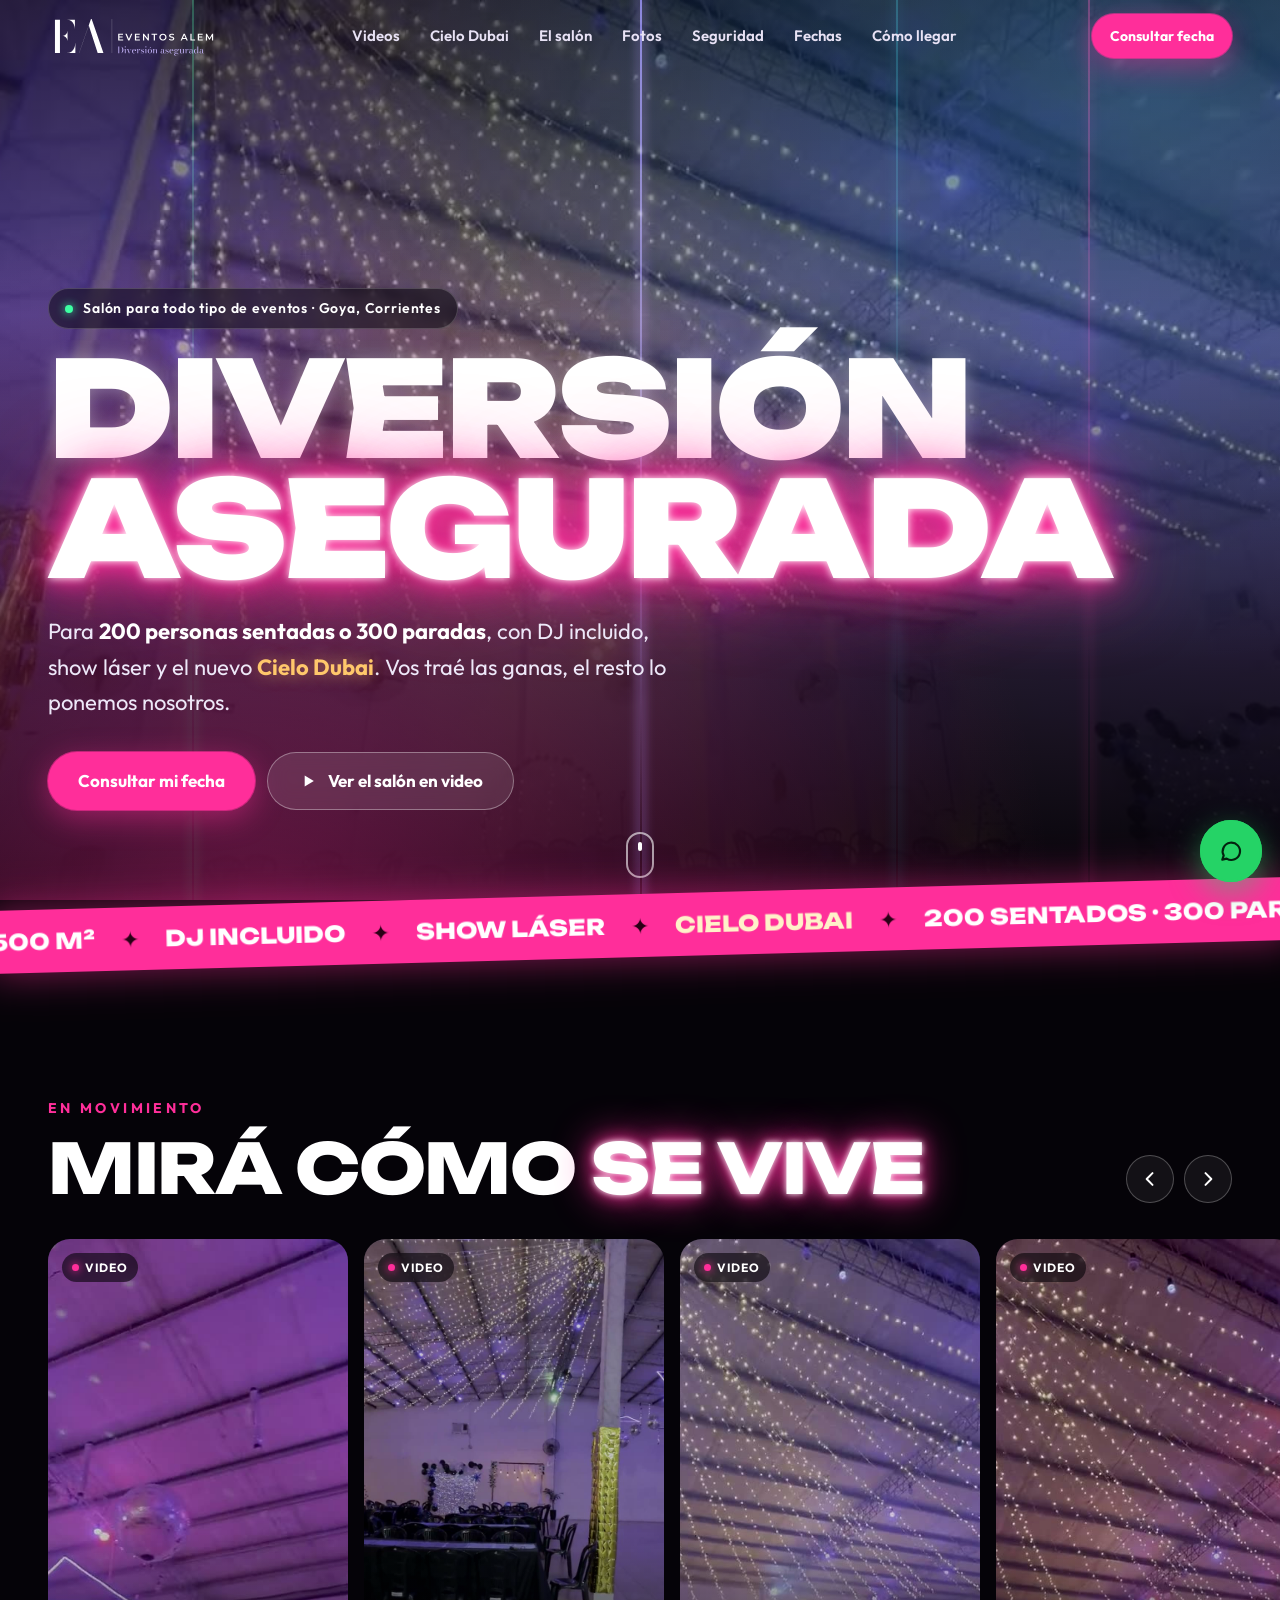
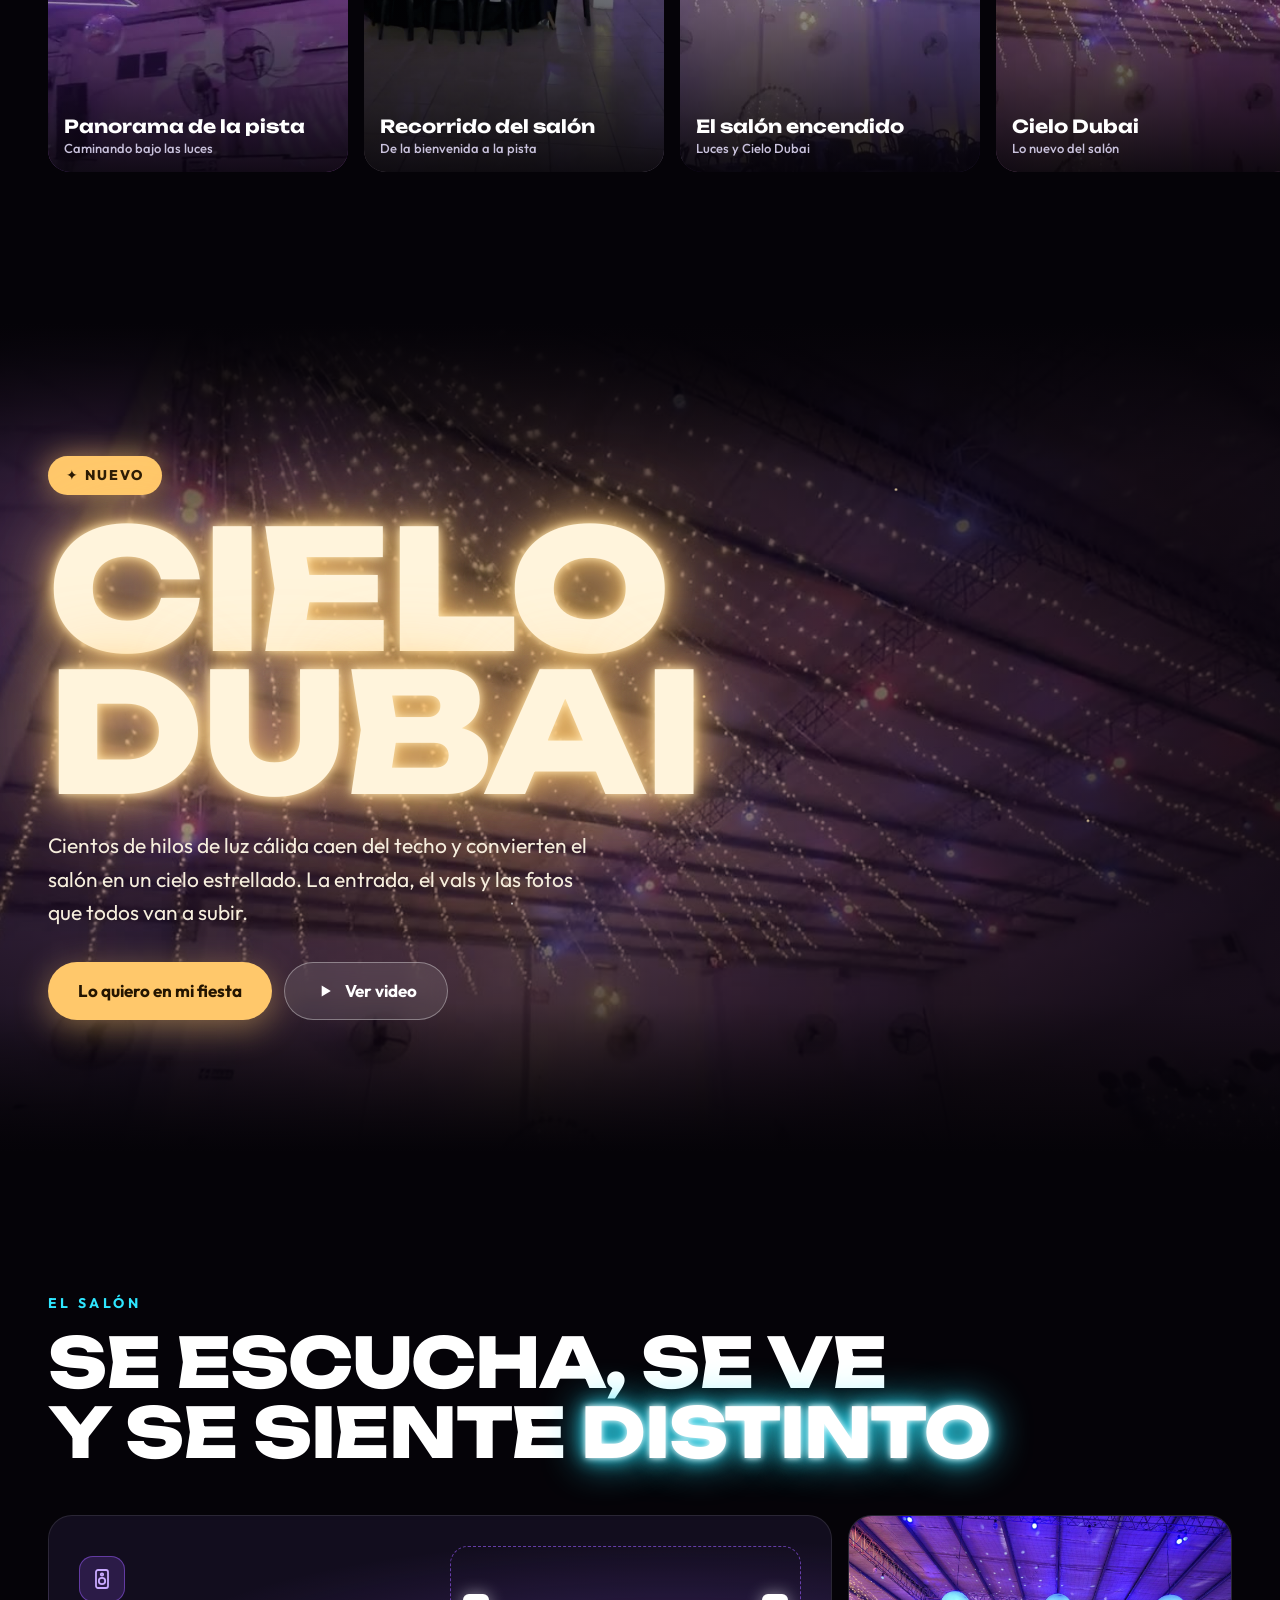
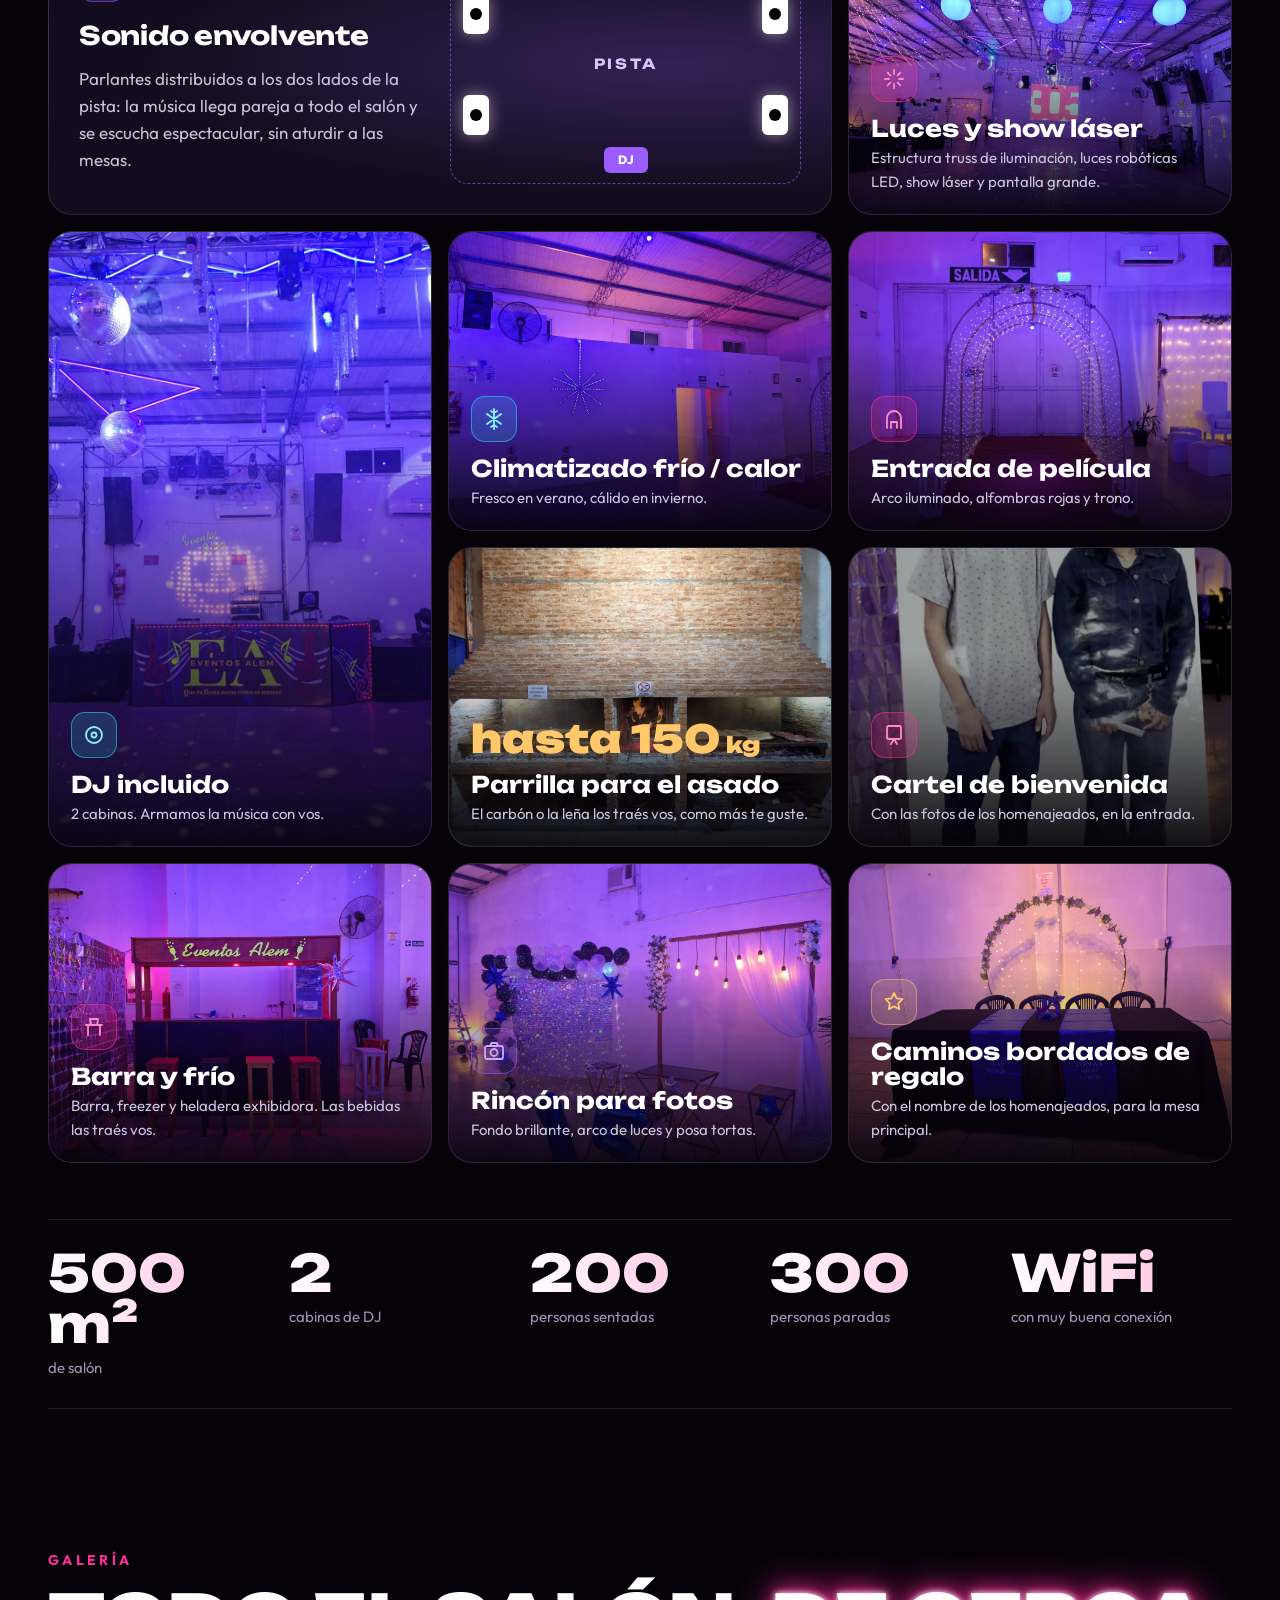
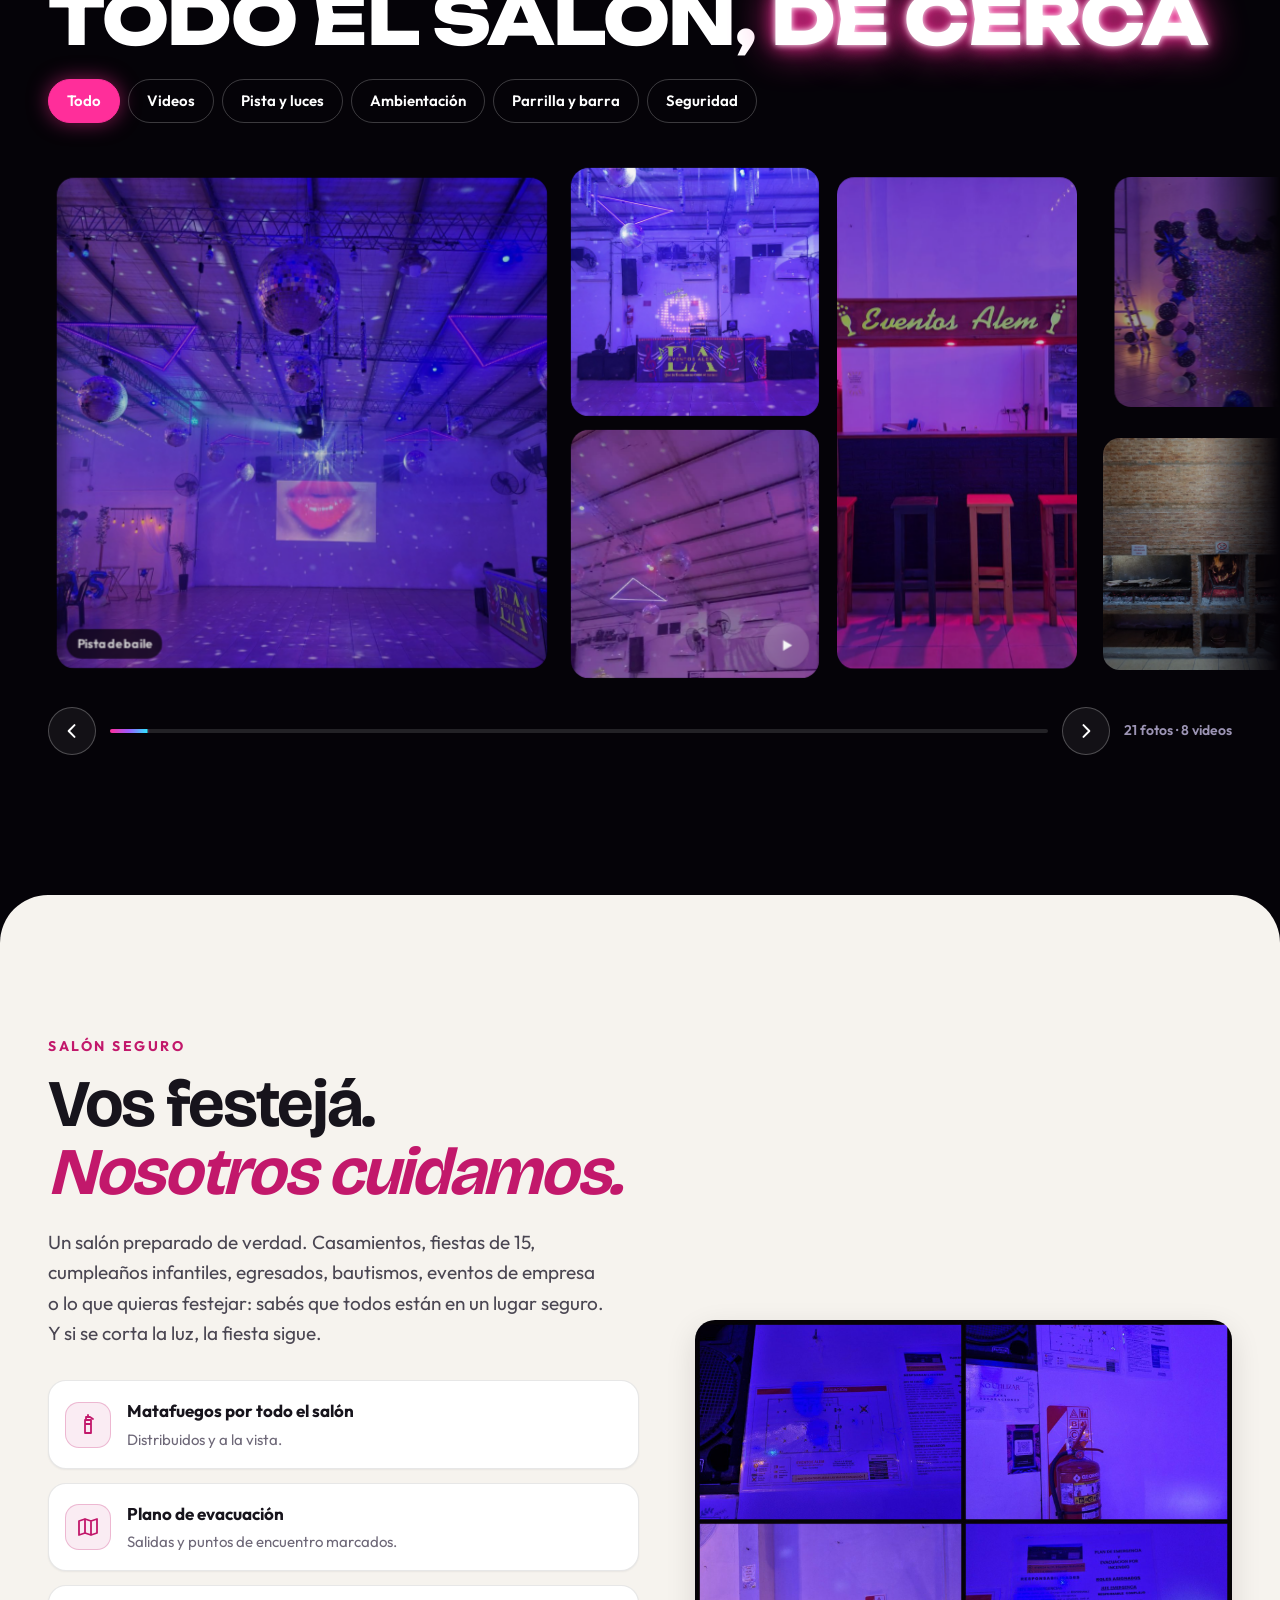
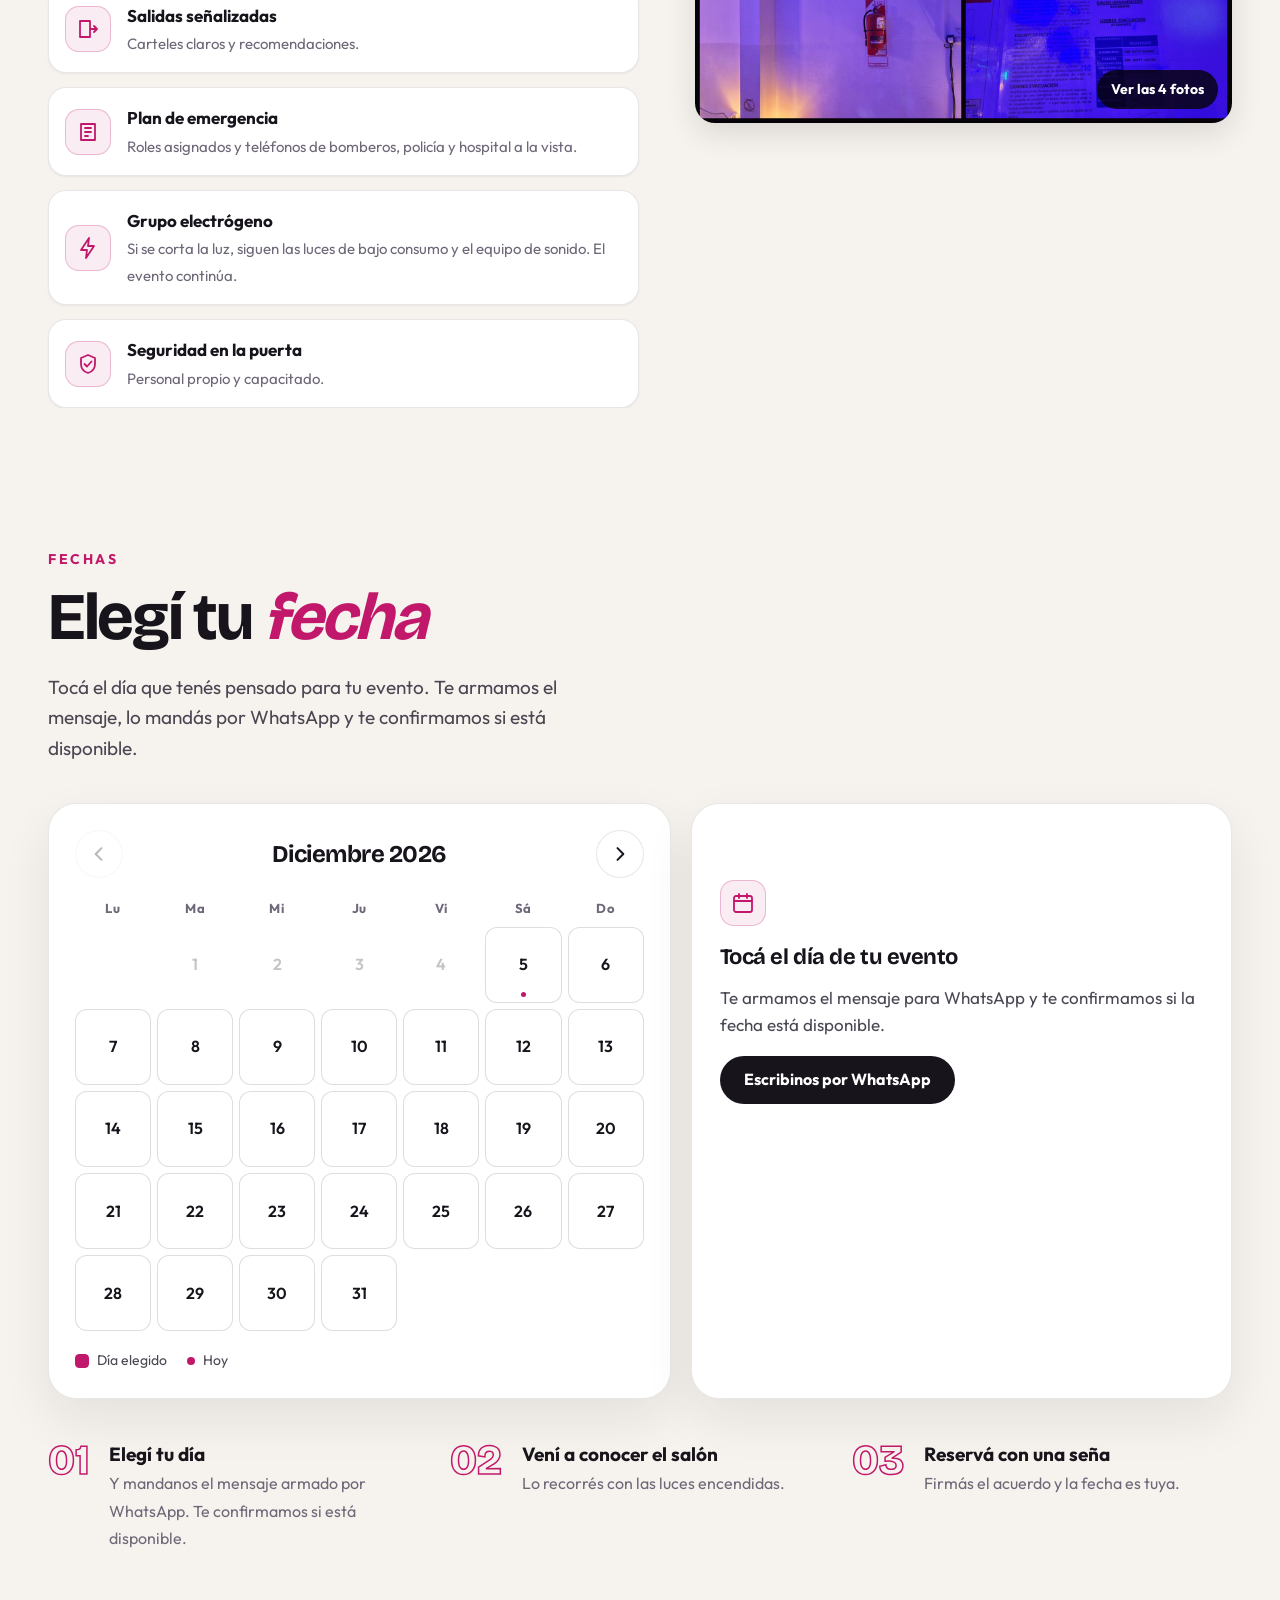
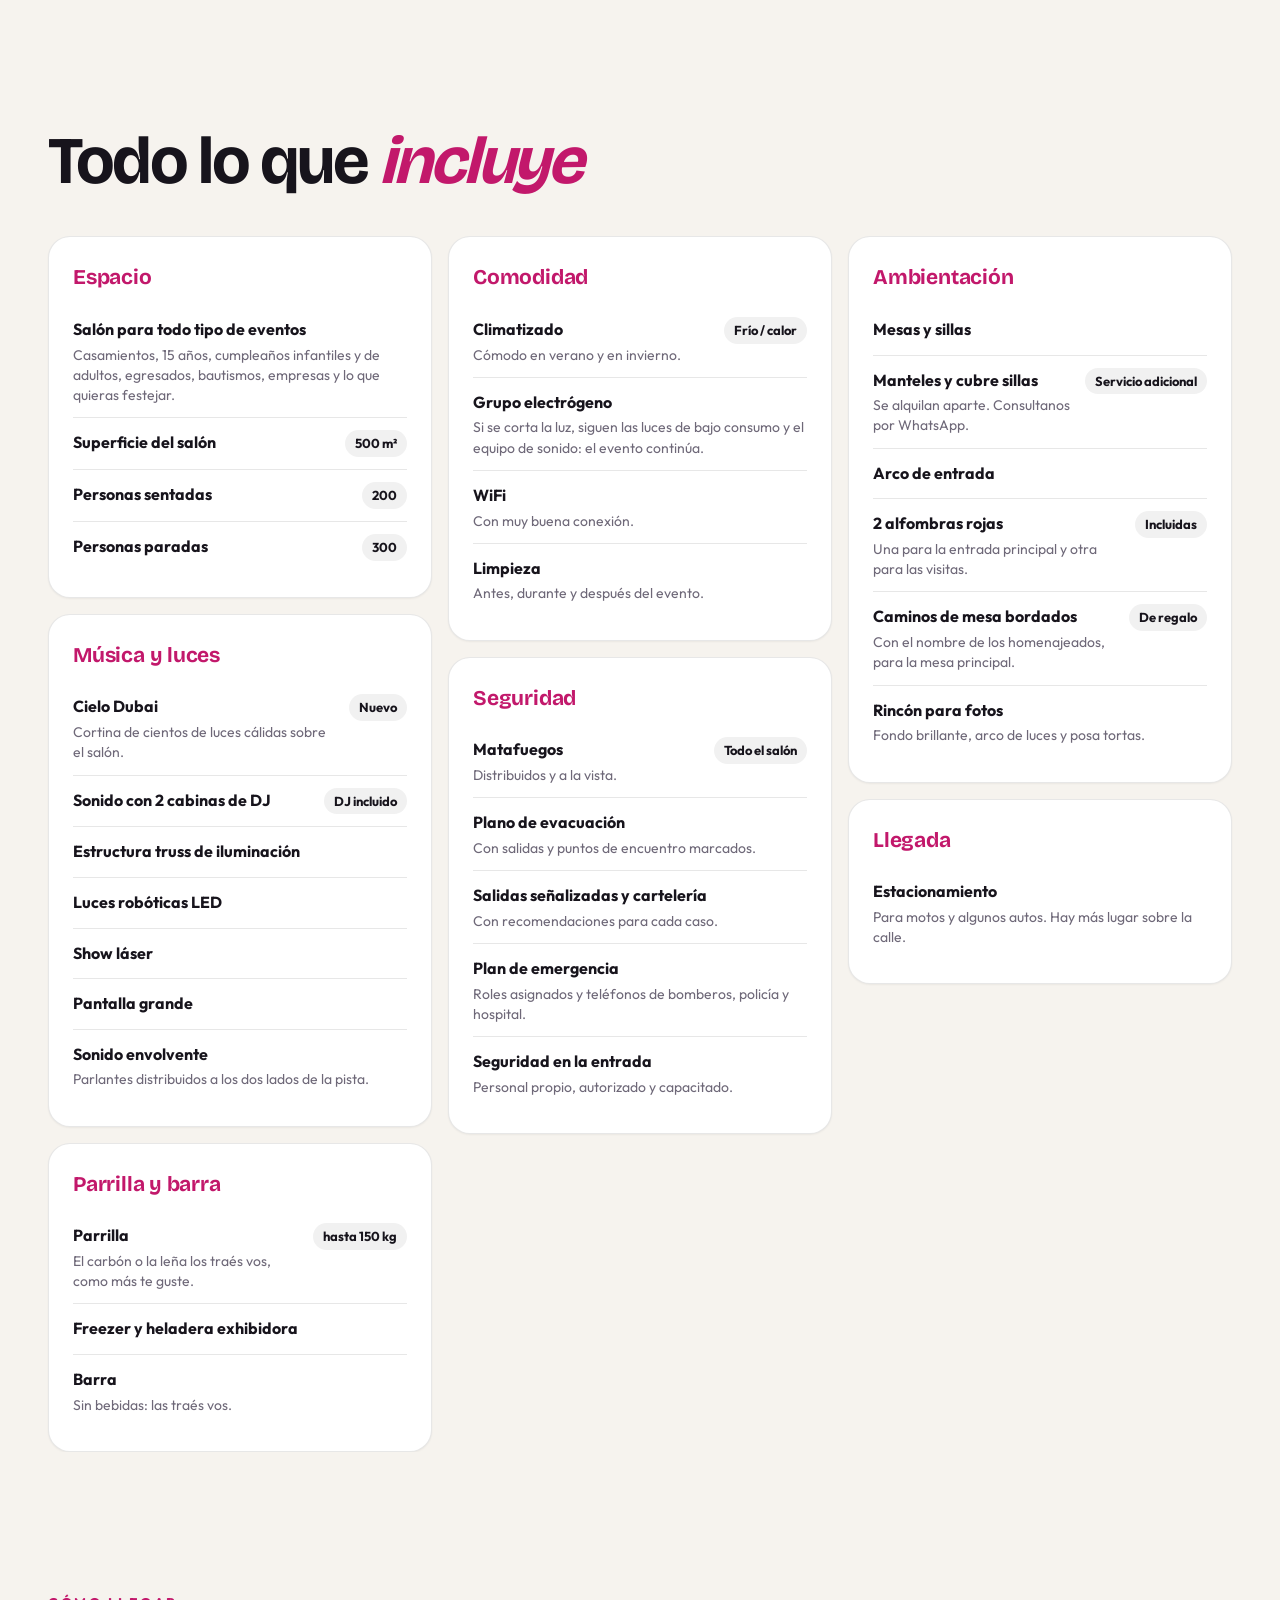
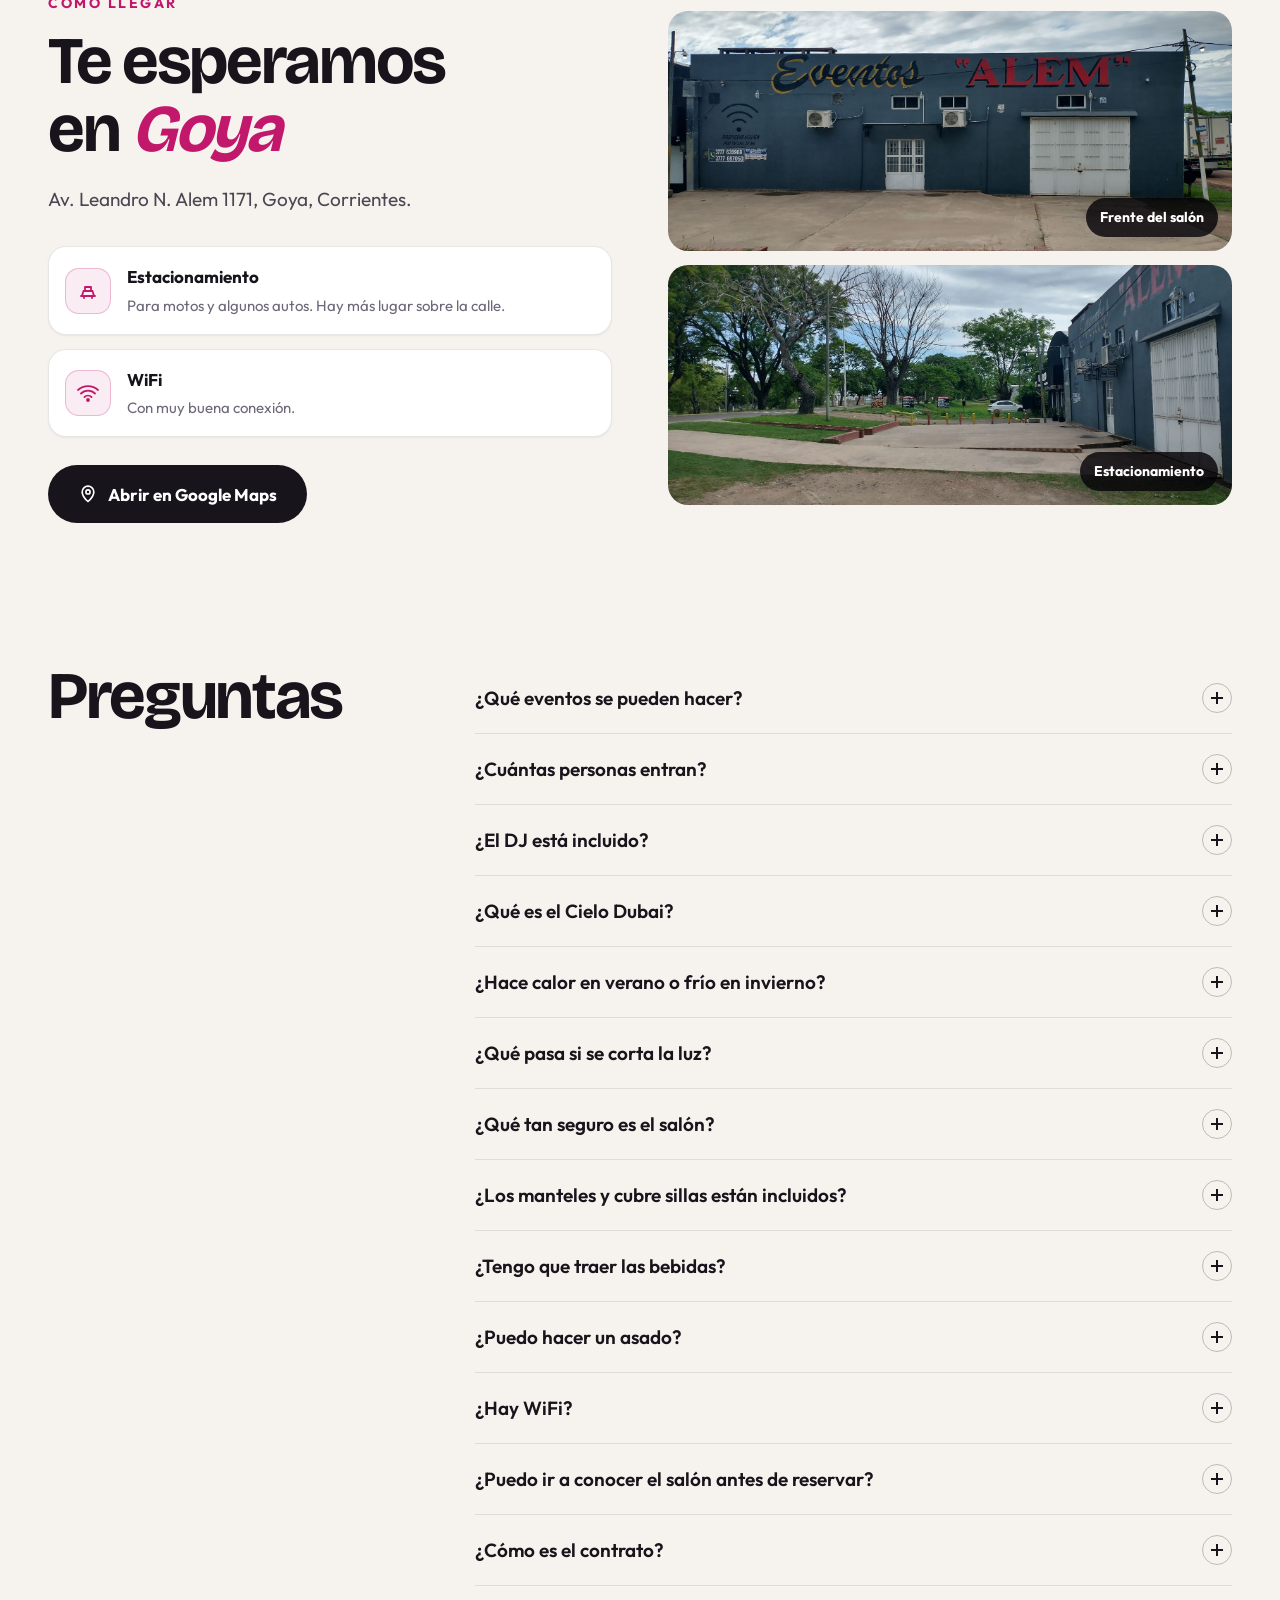
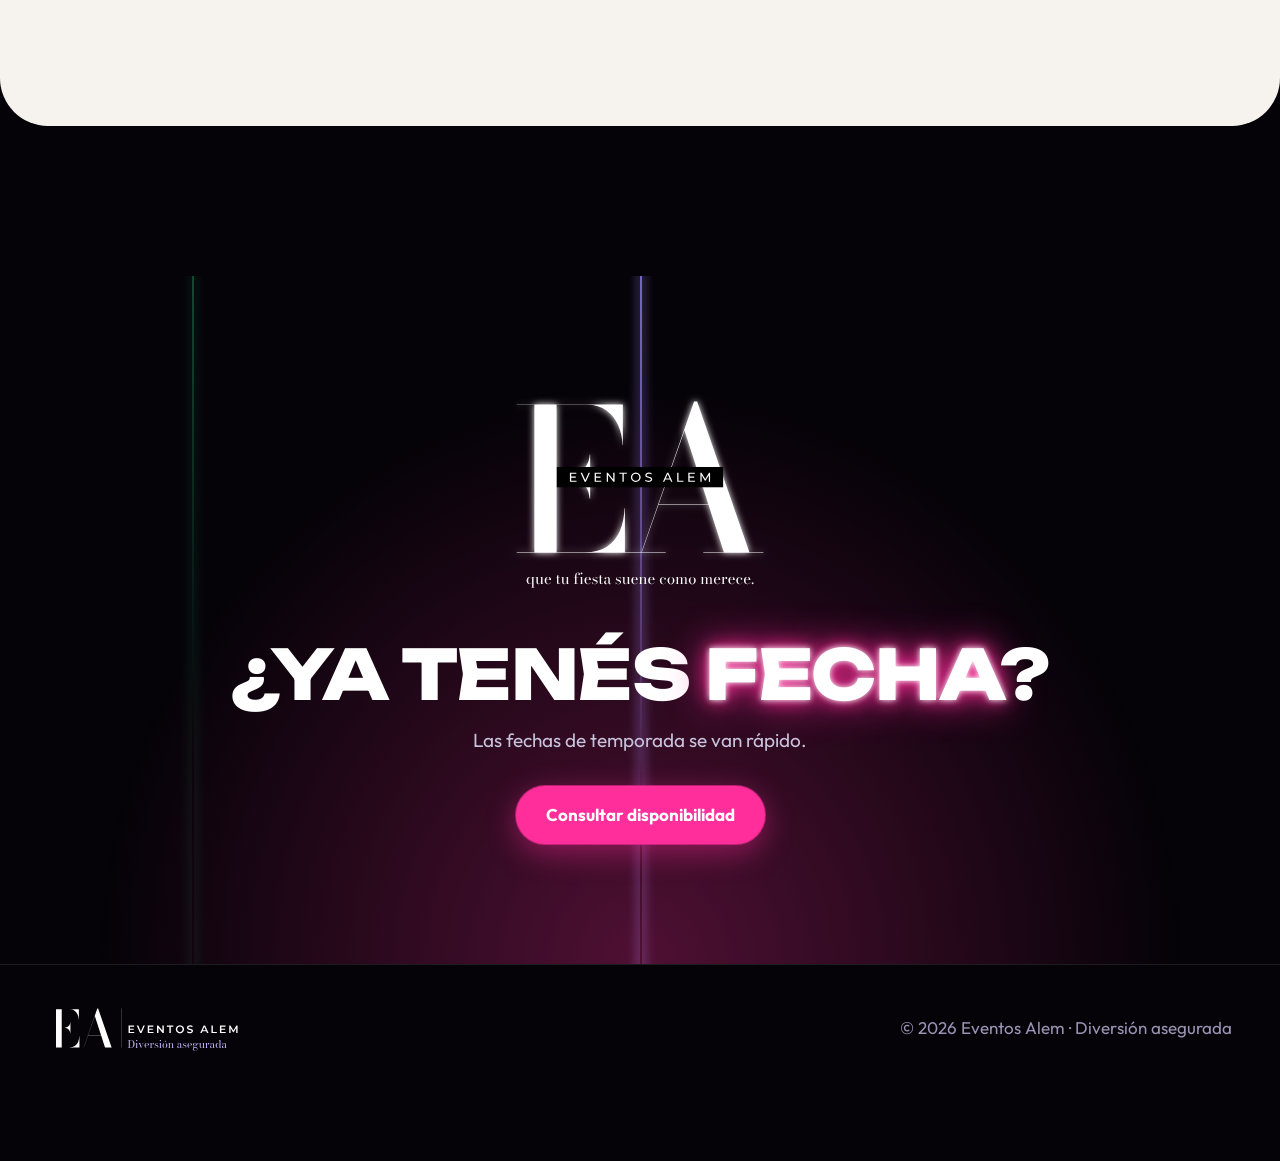
<file: index.html>
<!doctype html>
<html lang="es-AR">
<head>
  <meta charset="utf-8">
    <meta name="viewport" content="width=device-width, initial-scale=1, viewport-fit=cover">
  <title>Eventos Alem · Salón de eventos en Goya</title>
  <meta name="description" content="Salón para todo tipo de eventos en Goya, Corrientes: 500 m², 200 personas sentadas o 300 paradas, DJ incluido, show láser, Cielo Dubai, climatizado frío/calor y grupo electrógeno. Consultá tu fecha por WhatsApp.">
  <meta name="theme-color" content="#050308">
  <link rel="icon" href="img/marca/ea-blanco.svg" type="image/svg+xml">
  <script>document.documentElement.className='js'</script>
  <link rel="preconnect" href="https://fonts.googleapis.com">
  <link rel="preconnect" href="https://fonts.gstatic.com" crossorigin>
  <link rel="stylesheet" href="https://fonts.googleapis.com/css2?family=Bricolage+Grotesque:opsz,wght@12..96,500..800&family=Unbounded:wght@500;700;800;900&family=Outfit:wght@400;500;600;700&display=swap">
  <link rel="stylesheet" href="css/nuevo.css?v=15">
  <link rel="stylesheet" href="css/mezcla.css?v=2">
</head>
<body>
  <a class="skip" href="#contenido">Saltar al contenido</a>

  <!-- NAV -->
  <header class="nav" id="nav">
    <a class="nav-logo" href="#inicio" aria-label="Eventos Alem, ir al inicio">
      <img src="img/marca/logo-horizontal-blanco.svg" alt="Eventos Alem" width="190" height="45">
    </a>
    <nav class="nav-links" aria-label="Principal">
      <a href="#reels">Videos</a>
      <a href="#cielo">Cielo Dubai</a>
      <a href="#experiencia">El salón</a>
      <a href="#fotos">Fotos</a>
      <a href="#eventos" id="navEventos" hidden>Eventos</a>
      <a href="#seguridad">Seguridad</a>
      <a href="#consultar">Fechas</a>
      <a href="#llegar">Cómo llegar</a>
    </nav>
    <a class="btn btn-neon btn-sm" href="#consultar">Consultar fecha</a>
  </header>

  <main id="contenido">

    <!-- HERO -->
    <section class="hero" id="inicio" aria-labelledby="h-hero">
      <video class="hero-video" src="img/nuevo/v-salon.mp4" poster="img/nuevo/v-salon.jpg" autoplay muted loop playsinline aria-hidden="true"></video>
      <div class="hero-shade" aria-hidden="true"></div>
      <div class="lasers" aria-hidden="true"><i></i><i></i><i></i><i></i><i></i><i></i></div>
      <div class="hero-in">
        <p class="kicker"><span class="dot"></span> Salón para todo tipo de eventos · Goya, Corrientes</p>
        <h1 id="h-hero" class="hero-title">
          <span class="t1">Diversión</span>
          <span class="t2">asegurada</span>
        </h1>
        <p class="hero-lead">Para <b>200 personas sentadas o 300 paradas</b>, con DJ incluido, show láser y el nuevo <b class="gold">Cielo Dubai</b>. Vos traé las ganas, el resto lo ponemos nosotros.</p>
        <div class="hero-cta">
          <a class="btn btn-neon btn-lg" href="#consultar">Consultar mi fecha</a>
          <button class="btn btn-glass btn-lg" type="button" data-open="0">
            <svg viewBox="0 0 24 24" width="20" height="20" aria-hidden="true"><path d="M8 5.5v13l11-6.5z" fill="currentColor"/></svg>
            Ver el salón en video
          </button>
        </div>
      </div>
      <a class="scroll-cue" href="#reels" aria-label="Bajar a los videos"><span></span></a>
    </section>

    <!-- TICKER -->
    <div class="ticker" aria-hidden="true">
      <div class="ticker-track">
        <span>500 m²</span><i>✦</i><span>DJ incluido</span><i>✦</i><span>Show láser</span><i>✦</i><span class="g">Cielo Dubai</span><i>✦</i><span>200 sentados · 300 parados</span><i>✦</i><span>Sonido envolvente</span><i>✦</i><span>Climatizado frío / calor</span><i>✦</i><span>Grupo electrógeno</span><i>✦</i><span>WiFi</span><i>✦</i><span>Parrilla 150 kg</span><i>✦</i><span>Salón seguro</span><i>✦</i>
        <span>500 m²</span><i>✦</i><span>DJ incluido</span><i>✦</i><span>Show láser</span><i>✦</i><span class="g">Cielo Dubai</span><i>✦</i><span>200 sentados · 300 parados</span><i>✦</i><span>Sonido envolvente</span><i>✦</i><span>Climatizado frío / calor</span><i>✦</i><span>Grupo electrógeno</span><i>✦</i><span>WiFi</span><i>✦</i><span>Parrilla 150 kg</span><i>✦</i><span>Salón seguro</span><i>✦</i>
      </div>
    </div>

    <!-- REELS -->
    <section class="sec" id="reels" aria-labelledby="h-reels">
      <div class="wrap head-row">
        <div>
          <p class="eyebrow pink" data-reveal>En movimiento</p>
          <h2 id="h-reels" data-reveal>Mirá cómo <span class="neon-pink">se vive</span></h2>
        </div>
        <div class="rail-ctrl">
          <button class="round" type="button" id="railPrev" aria-label="Videos anteriores"><svg viewBox="0 0 24 24" width="20" height="20" aria-hidden="true"><path d="m15 5-7 7 7 7" fill="none" stroke="currentColor" stroke-width="2.4" stroke-linecap="round" stroke-linejoin="round"/></svg></button>
          <button class="round" type="button" id="railNext" aria-label="Más videos"><svg viewBox="0 0 24 24" width="20" height="20" aria-hidden="true"><path d="m9 5 7 7-7 7" fill="none" stroke="currentColor" stroke-width="2.4" stroke-linecap="round" stroke-linejoin="round"/></svg></button>
        </div>
      </div>
      <div class="rail" id="rail" tabindex="0" aria-label="Videos del salón. Deslizá para ver más"></div>
    </section>

    <!-- CIELO DUBAI -->
    <section class="cielo" id="cielo" aria-labelledby="h-cielo">
      <video class="cielo-video" src="img/nuevo/v-cielo.mp4" poster="img/nuevo/v-cielo.jpg" autoplay muted loop playsinline aria-hidden="true"></video>
      <div class="cielo-shade" aria-hidden="true"></div>
      <div class="stars" aria-hidden="true"></div>
      <div class="wrap cielo-in">
        <span class="badge-gold" data-reveal>✦ Nuevo</span>
        <h2 id="h-cielo" class="cielo-title" data-reveal>Cielo<br>Dubai</h2>
        <p class="cielo-lead" data-reveal>Cientos de hilos de luz cálida caen del techo y convierten el salón en un cielo estrellado. La entrada, el vals y las fotos que todos van a subir.</p>
        <div class="hero-cta" data-reveal>
          <a class="btn btn-gold btn-lg" href="#consultar">Lo quiero en mi fiesta</a>
          <button class="btn btn-glass btn-lg" type="button" data-open-id="v-cielo">
            <svg viewBox="0 0 24 24" width="20" height="20" aria-hidden="true"><path d="M8 5.5v13l11-6.5z" fill="currentColor"/></svg>
            Ver video
          </button>
        </div>
      </div>
    </section>

    <!-- EXPERIENCIA -->
    <section class="sec" id="experiencia" aria-labelledby="h-exp">
      <div class="wrap">
        <p class="eyebrow cyan" data-reveal>El salón</p>
        <h2 id="h-exp" data-reveal>Se escucha, se ve<br>y se siente <span class="neon-cyan">distinto</span></h2>

        <div class="bento">
          <article class="tile tile-sound" data-reveal>
            <div class="tile-txt">
              <span class="ico ico-violet"><svg viewBox="0 0 24 24" aria-hidden="true"><rect x="6" y="3" width="12" height="18" rx="2"/><circle cx="12" cy="14" r="3.2"/><circle cx="12" cy="7.5" r="1.2"/></svg></span>
              <h3>Sonido envolvente</h3>
              <p>Parlantes distribuidos a los dos lados de la pista: la música llega pareja a todo el salón y se escucha espectacular, sin aturdir a las mesas.</p>
            </div>
            <div class="sound-map" role="img" aria-label="Esquema: parlantes a ambos lados de la pista y el sonido llegando a todo el salón">
              <span class="spk l1"></span><span class="spk l2"></span><span class="spk r1"></span><span class="spk r2"></span>
              <span class="wave w1"></span><span class="wave w2"></span><span class="wave w3"></span>
              <span class="floor">PISTA</span>
              <span class="dj">DJ</span>
            </div>
          </article>

          <button class="tile tile-photo" type="button" data-open-id="pista-globos" data-reveal>
            <img src="img/nuevo/pista-globos.jpg" alt="" loading="lazy">
            <span class="tile-cap"><span class="ico ico-pink"><svg viewBox="0 0 24 24" aria-hidden="true"><path d="M12 3v4M12 17v4M3 12h4M17 12h4M5.6 5.6l2.8 2.8M15.6 15.6l2.8 2.8M5.6 18.4l2.8-2.8M15.6 8.4l2.8-2.8"/></svg></span><b>Luces y show láser</b><small>Estructura truss de iluminación, luces robóticas LED, show láser y pantalla grande.</small></span>
          </button>

          <button class="tile tile-photo tile-tall" type="button" data-open-id="dj-cabina" data-reveal>
            <img src="img/nuevo/dj-cabina.jpg" alt="" loading="lazy">
            <span class="tile-cap"><span class="ico ico-cyan"><svg viewBox="0 0 24 24" aria-hidden="true"><circle cx="12" cy="12" r="8"/><circle cx="12" cy="12" r="2.5"/></svg></span><b>DJ incluido</b><small>2 cabinas. Armamos la música con vos.</small></span>
          </button>

          <button class="tile tile-photo" type="button" data-open-id="clima-ventiladores" data-reveal>
            <img src="img/nuevo/clima-ventiladores.jpg" alt="" loading="lazy">
            <span class="tile-cap"><span class="ico ico-cyan"><svg viewBox="0 0 24 24" aria-hidden="true"><path d="M12 2v20M4.9 7l14.2 10M4.9 17 19.1 7M9 4l3 2 3-2M9 20l3-2 3 2"/></svg></span><b>Climatizado frío / calor</b><small>Fresco en verano, cálido en invierno.</small></span>
          </button>

          <button class="tile tile-photo" type="button" data-open-id="entrada-arco" data-reveal>
            <img src="img/nuevo/entrada-arco.jpg" alt="" loading="lazy">
            <span class="tile-cap"><span class="ico ico-pink"><svg viewBox="0 0 24 24" aria-hidden="true"><path d="M5 21V11a7 7 0 0 1 14 0v10M9 21v-6h6v6"/></svg></span><b>Entrada de película</b><small>Arco iluminado, alfombras rojas y trono.</small></span>
          </button>

          <button class="tile tile-photo tile-grill" type="button" data-open-id="parrilla" data-reveal>
            <img src="img/nuevo/parrilla.jpg" alt="" loading="lazy">
            <span class="tile-cap">
              <span class="big-num">hasta <span data-count="150">150</span><small>kg</small></span>
              <b>Parrilla para el asado</b>
              <small>El carbón o la leña los traés vos, como más te guste.</small>
            </span>
          </button>

          <button class="tile tile-photo" type="button" data-open-id="bienvenida" data-reveal>
            <img src="img/nuevo/bienvenida.jpg" alt="" loading="lazy">
            <span class="tile-cap"><span class="ico ico-pink"><svg viewBox="0 0 24 24" aria-hidden="true"><rect x="5" y="3" width="14" height="13" rx="1.5"/><path d="M9 21l3-5 3 5"/></svg></span><b>Cartel de bienvenida</b><small>Con las fotos de los homenajeados, en la entrada.</small></span>
          </button>
          <button class="tile tile-photo" type="button" data-open-id="barra" data-reveal>
            <img src="img/nuevo/barra.jpg" alt="" loading="lazy">
            <span class="tile-cap"><span class="ico ico-pink"><svg viewBox="0 0 24 24" aria-hidden="true"><path d="M4 10h16M6 10v10M18 10v10M8 4h8l-1 6H9z"/></svg></span><b>Barra y frío</b><small>Barra, freezer y heladera exhibidora. Las bebidas las traés vos.</small></span>
          </button>

          <button class="tile tile-photo" type="button" data-open-id="rincon-fotos" data-reveal>
            <img src="img/nuevo/rincon-fotos.jpg" alt="" loading="lazy">
            <span class="tile-cap"><span class="ico ico-violet"><svg viewBox="0 0 24 24" aria-hidden="true"><rect x="3" y="7" width="18" height="13" rx="2"/><circle cx="12" cy="13.5" r="3.5"/><path d="M8 7l1.5-3h5L16 7"/></svg></span><b>Rincón para fotos</b><small>Fondo brillante, arco de luces y posa tortas.</small></span>
          </button>

          <button class="tile tile-photo" type="button" data-open-id="mesa-principal" data-reveal>
            <img src="img/nuevo/mesa-principal.jpg" alt="" loading="lazy">
            <span class="tile-cap"><span class="ico ico-gold"><svg viewBox="0 0 24 24" aria-hidden="true"><path d="M12 3l2.6 5.3 5.9.9-4.3 4.1 1 5.8L12 16.4 6.8 19.1l1-5.8L3.5 9.2l5.9-.9z"/></svg></span><b>Caminos bordados de regalo</b><small>Con el nombre de los homenajeados, para la mesa principal.</small></span>
          </button>
        </div>

        <ul class="stats" data-reveal>
          <li><b><span data-count="500">500</span> m²</b><span>de salón</span></li>
          <li><b>2</b><span>cabinas de DJ</span></li>
          <li><b><span data-count="200">200</span></b><span>personas sentadas</span></li>
          <li><b><span data-count="300">300</span></b><span>personas paradas</span></li>
          <li><b>WiFi</b><span>con muy buena conexión</span></li>
        </ul>
      </div>
    </section>

    <!-- SEGURIDAD -->
    <section class="sec" id="fotos" aria-labelledby="h-fotos">
      <div class="wrap">
        <div class="head-row">
          <div>
            <p class="eyebrow pink" data-reveal>Galería</p>
            <h2 id="h-fotos" data-reveal>Todo el salón, <span class="neon-pink">de cerca</span></h2>
          </div>
          <div class="chips" id="filtros" role="group" aria-label="Filtrar galería">
            <button type="button" class="chip" aria-pressed="true" data-f="todo">Todo</button>
            <button type="button" class="chip" aria-pressed="false" data-f="video">Videos</button>
            <button type="button" class="chip" aria-pressed="false" data-f="pista">Pista y luces</button>
            <button type="button" class="chip" aria-pressed="false" data-f="deco">Ambientación</button>
            <button type="button" class="chip" aria-pressed="false" data-f="parrilla">Parrilla y barra</button>
            <button type="button" class="chip" aria-pressed="false" data-f="seguridad">Seguridad</button>
          </div>
        </div>
      </div>
      <div class="gal-rail" id="galRail" tabindex="0" aria-label="Galería. Se mueve sola: pasá el mouse o tocala para frenarla y deslizá para ver más">
        <div class="gal-track" id="galeria"></div>
      </div>
      <div class="wrap gal-foot">
        <button class="round" type="button" id="galPrev" aria-label="Fotos anteriores"><svg viewBox="0 0 24 24" width="20" height="20" aria-hidden="true"><path d="m15 5-7 7 7 7" fill="none" stroke="currentColor" stroke-width="2.4" stroke-linecap="round" stroke-linejoin="round"/></svg></button>
        <div class="gal-bar" aria-hidden="true"><i id="galBar"></i></div>
        <button class="round" type="button" id="galNext" aria-label="Más fotos"><svg viewBox="0 0 24 24" width="20" height="20" aria-hidden="true"><path d="m9 5 7 7-7 7" fill="none" stroke="currentColor" stroke-width="2.4" stroke-linecap="round" stroke-linejoin="round"/></svg></button>
        <span class="gal-count" id="galCount"></span>
      </div>
    </section>

    <!-- EVENTOS REALIZADOS: fotos y videos que sube el dueño desde el panel (se muestra solo si hay) -->
    <section class="sec" id="eventos" aria-labelledby="h-ev" hidden>
      <div class="wrap">
        <div class="head-row">
          <div>
            <p class="eyebrow pink">Eventos en el salón</p>
            <h2 id="h-ev">Fiestas que <span class="neon-pink">ya vivimos</span></h2>
          </div>
          <div class="chips" id="evFiltros" role="group" aria-label="Filtrar por tipo de evento"></div>
        </div>
        <div class="ev-grid" id="evGrid"></div>
      </div>
    </section>

    <!-- FECHAS: el cliente elige el día y consulta por WhatsApp -->
    <section class="sec seg claro claro-ini" id="seguridad" aria-labelledby="h-seg">
      <div class="wrap seg-grid">
        <div class="seg-txt">
          <p class="eyebrow green" data-reveal>Salón seguro</p>
          <h2 id="h-seg" data-reveal>Vos festejá.<br><span class="neon-green">Nosotros cuidamos.</span></h2>
          <p class="lead" data-reveal>Un salón preparado de verdad. Casamientos, fiestas de 15, cumpleaños infantiles, egresados, bautismos, eventos de empresa o lo que quieras festejar: sabés que todos están en un lugar seguro. Y si se corta la luz, la fiesta sigue.</p>
          <ul class="checks">
            <li data-reveal><span class="ico ico-green"><svg viewBox="0 0 24 24" aria-hidden="true"><path d="M9 7h6v13H9zM10 7V4h4l3 2M12 4V2M9 11h6"/></svg></span><div><b>Matafuegos por todo el salón</b><small>Distribuidos y a la vista.</small></div></li>
            <li data-reveal><span class="ico ico-green"><svg viewBox="0 0 24 24" aria-hidden="true"><path d="M3 6l6-2 6 2 6-2v14l-6 2-6-2-6 2zM9 4v14M15 6v14"/></svg></span><div><b>Plano de evacuación</b><small>Salidas y puntos de encuentro marcados.</small></div></li>
            <li data-reveal><span class="ico ico-green"><svg viewBox="0 0 24 24" aria-hidden="true"><path d="M4 4h10v16H4zM14 12h7M18 9l3 3-3 3"/></svg></span><div><b>Salidas señalizadas</b><small>Carteles claros y recomendaciones.</small></div></li>
            <li data-reveal><span class="ico ico-green"><svg viewBox="0 0 24 24" aria-hidden="true"><path d="M5 4h14v16H5zM9 8h6M9 12h6M9 16h3"/></svg></span><div><b>Plan de emergencia</b><small>Roles asignados y teléfonos de bomberos, policía y hospital a la vista.</small></div></li>
            <li data-reveal><span class="ico ico-green"><svg viewBox="0 0 24 24" aria-hidden="true"><path d="M13 2 5 14h6l-1 8 8-12h-6z"/></svg></span><div><b>Grupo electrógeno</b><small>Si se corta la luz, siguen las luces de bajo consumo y el equipo de sonido. El evento continúa.</small></div></li>
            <li data-reveal><span class="ico ico-green"><svg viewBox="0 0 24 24" aria-hidden="true"><path d="M12 3l7 3v6c0 4.5-3 7.8-7 9-4-1.2-7-4.5-7-9V6z"/><path d="m8.5 12 2.5 2.5 4.5-5"/></svg></span><div><b>Seguridad en la puerta</b><small>Personal propio y capacitado.</small></div></li>
          </ul>
        </div>
        <button class="pic collage" type="button" data-open-id="seg-plano-evacuacion" data-reveal>
          <img src="img/nuevo/collage-seguridad.jpg" alt="Collage: plano de evacuación, matafuegos y plan de emergencia del salón" loading="lazy">
          <span class="collage-tag">Ver las 4 fotos</span>
        </button>
      </div>
    </section>

    <!-- FOTOS -->
    <section class="sec consultar claro" id="consultar" aria-labelledby="h-cons">
      <div class="wrap">
        <p class="eyebrow cyan" data-reveal>Fechas</p>
        <h2 id="h-cons" data-reveal>Elegí tu <span class="neon-cyan">fecha</span></h2>
        <p class="lead" data-reveal>Tocá el día que tenés pensado para tu evento. Te armamos el mensaje, lo mandás por WhatsApp y te confirmamos si está disponible.</p>
        <div class="cal-wrap">
          <div class="cal" id="cal" data-reveal>
            <div class="cal-head">
              <button class="round" type="button" id="calPrev" aria-label="Mes anterior"><svg viewBox="0 0 24 24" width="20" height="20" aria-hidden="true"><path d="m15 5-7 7 7 7" fill="none" stroke="currentColor" stroke-width="2.4" stroke-linecap="round" stroke-linejoin="round"/></svg></button>
              <h3 class="cal-mes" id="calMes" aria-live="polite">Cargando…</h3>
              <button class="round" type="button" id="calNext" aria-label="Mes siguiente"><svg viewBox="0 0 24 24" width="20" height="20" aria-hidden="true"><path d="m9 5 7 7-7 7" fill="none" stroke="currentColor" stroke-width="2.4" stroke-linecap="round" stroke-linejoin="round"/></svg></button>
            </div>
            <div class="cal-dow" aria-hidden="true"><span>Lu</span><span>Ma</span><span>Mi</span><span>Ju</span><span>Vi</span><span>Sá</span><span>Do</span></div>
            <div class="cal-grid" id="calGrid" role="group" aria-label="Días del mes"></div>
            <ul class="cal-ley" aria-label="Referencias">
              <li><i class="k k-sel"></i>Día elegido</li>
              <li><i class="k k-hoy"></i>Hoy</li>
            </ul>
            <p class="cal-estado" id="calEstado" role="status"></p>
          </div>
          <div class="sel" id="sel" aria-live="polite"></div>
        </div>
        <ol class="steps steps-row">
          <li data-reveal><span>01</span><div><b>Elegí tu día</b><small>Y mandanos el mensaje armado por WhatsApp. Te confirmamos si está disponible.</small></div></li>
          <li data-reveal><span>02</span><div><b>Vení a conocer el salón</b><small>Lo recorrés con las luces encendidas.</small></div></li>
          <li data-reveal><span>03</span><div><b>Reservá con una seña</b><small>Firmás el acuerdo y la fecha es tuya.</small></div></li>
        </ol>
      </div>
    </section>

    <!-- TODO LO QUE INCLUYE (misma lista que la versión original) -->
    <section class="sec claro" id="incluye" aria-labelledby="h-inc">
      <div class="wrap">
        <p class="eyebrow pink" data-reveal>Servicios</p>
        <h2 id="h-inc" data-reveal>Todo lo que <span class="neon-pink">incluye</span></h2>
        <div class="ficha" id="ficha"></div>
      </div>
    </section>

    <!-- CÓMO LLEGAR -->
    <section class="sec claro" id="llegar" aria-labelledby="h-llegar">
      <div class="wrap llegar-grid">
        <div>
          <p class="eyebrow pink" data-reveal>Cómo llegar</p>
          <h2 id="h-llegar" data-reveal>Te esperamos<br>en <span class="neon-pink">Goya</span></h2>
          <p class="lead" id="llegarDir" data-reveal>Av. Leandro N. Alem 1171, Goya, Corrientes.</p>
          <ul class="checks" data-reveal>
            <li><span class="ico ico-cyan"><svg viewBox="0 0 24 24" aria-hidden="true"><path d="M5 17h14M6 17l1.5-5h9L18 17M8 17v2M16 17v2M9 12V8h6v4"/></svg></span><div><b>Estacionamiento</b><small>Para motos y algunos autos. Hay más lugar sobre la calle.</small></div></li>
            <li><span class="ico ico-cyan"><svg viewBox="0 0 24 24" aria-hidden="true"><path d="M2 9a15 15 0 0 1 20 0M5 12.5a10 10 0 0 1 14 0M8.5 16a5 5 0 0 1 7 0"/><circle cx="12" cy="19" r="1"/></svg></span><div><b>WiFi</b><small>Con muy buena conexión.</small></div></li>
          </ul>
          <a class="btn btn-glass btn-lg" id="llegarMapa" href="https://maps.app.goo.gl/anK89E7FHTiRz1Bk8" target="_blank" rel="noopener" data-reveal>
            <svg viewBox="0 0 24 24" width="20" height="20" aria-hidden="true"><path d="M12 21s-7-6.2-7-11.5A7 7 0 0 1 19 9.5C19 14.8 12 21 12 21z" fill="none" stroke="currentColor" stroke-width="2"/><circle cx="12" cy="9.5" r="2.5" fill="none" stroke="currentColor" stroke-width="2"/></svg>
            Abrir en Google Maps
          </a>
        </div>
        <div class="llegar-fotos">
          <button class="pic" type="button" data-open-id="frente" data-reveal>
            <img src="img/nuevo/frente.jpg" alt="Frente del salón Eventos Alem sobre Av. Leandro N. Alem" loading="lazy">
            <span class="collage-tag">Frente del salón</span>
          </button>
          <button class="pic" type="button" data-open-id="estacionamiento" data-reveal>
            <img src="img/nuevo/estacionamiento.jpg" alt="Estacionamiento al costado del salón" loading="lazy">
            <span class="collage-tag">Estacionamiento</span>
          </button>
        </div>
      </div>
    </section>

    <!-- FAQ -->
    <section class="sec claro claro-fin" id="preguntas" aria-labelledby="h-faq">
      <div class="wrap faq-grid">
        <h2 id="h-faq" data-reveal>Preguntas</h2>
        <div class="faq" id="faqLista">
          <details data-reveal><summary>¿El DJ está incluido?<i></i></summary><p>Sí. El DJ está incluido y el salón tiene 2 cabinas.</p></details>
          <details data-reveal><summary>¿Qué es el Cielo Dubai?<i></i></summary><p>Una cortina de cientos de luces cálidas que cuelga del techo sobre todo el salón. Ideal para la entrada, el vals y las fotos.</p></details>
          <details data-reveal><summary>¿Qué tan seguro es el salón?<i></i></summary><p>Hay matafuegos por todo el salón, plano de evacuación con salidas y puntos de encuentro, cartelería de emergencia y personal de seguridad propio en la entrada.</p></details>
          <details data-reveal><summary>¿Hace calor en verano o frío en invierno?<i></i></summary><p>No. El salón está climatizado frío / calor.</p></details>
          <details data-reveal><summary>¿Qué pasa si se corta la luz?<i></i></summary><p>La fiesta sigue. El grupo electrógeno mantiene las luces de bajo consumo y el equipo de sonido.</p></details>
          <details data-reveal><summary>¿Cuántas personas entran?<i></i></summary><p>200 personas sentadas o 300 paradas.</p></details>
          <details data-reveal><summary>¿La parrilla incluye carbón o leña?<i></i></summary><p>No. La parrilla carga hasta 150 kg de carne y el carbón o la leña los traés vos, como más te guste.</p></details>
          <details data-reveal><summary>¿Hay WiFi?<i></i></summary><p>Sí. El salón tiene WiFi con muy buena conexión.</p></details>
          <details data-reveal><summary>¿Tengo que traer las bebidas?<i></i></summary><p>Sí. La barra es sin bebidas: las traés vos. Hay freezer y heladera exhibidora.</p></details>
          <details data-reveal><summary>¿Puedo ir a conocer el salón antes?<i></i></summary><p>Sí. Coordinamos por WhatsApp un día y horario para que lo recorras.</p></details>
        </div>
      </div>
    </section>

    <!-- CIERRE -->
    <section class="final" aria-labelledby="h-final">
      <div class="lasers lasers-final" aria-hidden="true"><i></i><i></i><i></i><i></i></div>
      <img class="final-logo" src="img/marca/logo-blanco-brillo.svg" alt="Eventos Alem, que tu fiesta suene como merece" width="300" height="258" loading="lazy">
      <h2 id="h-final" data-reveal>¿Ya tenés <span class="neon-pink">fecha</span>?</h2>
      <p data-reveal>Las fechas de temporada se van rápido.</p>
      <a class="btn btn-neon btn-lg" href="#consultar" data-reveal>Consultar disponibilidad</a>
    </section>
  </main>

  <footer class="foot">
    <div class="wrap foot-in">
      <img src="img/marca/logo-horizontal-blanco.svg" alt="Eventos Alem, Diversión asegurada" width="210" height="50" loading="lazy">
      <p class="foot-links" id="footContacto">Salón de eventos · Goya, Corrientes</p>
      <p class="muted">© 2026 Eventos Alem · Diversión asegurada</p>
    </div>
  </footer>

  <a class="fab" href="#consultar" id="fab" aria-label="Consultar por WhatsApp">
    <svg viewBox="0 0 24 24" width="26" height="26" aria-hidden="true"><path d="M4 20l1.3-3.9A8 8 0 1 1 8 19z" fill="none" stroke="currentColor" stroke-width="2" stroke-linejoin="round"/></svg>
  </a>

  <!-- VISOR -->
  <dialog class="visor" id="visor" aria-labelledby="visorTit">
    <div class="v-top">
      <p class="v-tit"><strong id="visorTit"></strong> <span id="visorCount"></span></p>
      <button class="round" type="button" id="visorClose" aria-label="Cerrar"><svg viewBox="0 0 24 24" width="22" height="22" aria-hidden="true"><path d="M6 6l12 12M18 6 6 18" stroke="currentColor" stroke-width="2.2" stroke-linecap="round"/></svg></button>
    </div>
    <div class="v-stage">
      <div class="v-track" id="visorTrack" tabindex="0"></div>
      <button class="round v-nav v-prev" type="button" id="visorPrev" aria-label="Anterior"><svg viewBox="0 0 24 24" width="24" height="24" aria-hidden="true"><path d="m15 5-7 7 7 7" fill="none" stroke="currentColor" stroke-width="2.4" stroke-linecap="round" stroke-linejoin="round"/></svg></button>
      <button class="round v-nav v-next" type="button" id="visorNext" aria-label="Siguiente"><svg viewBox="0 0 24 24" width="24" height="24" aria-hidden="true"><path d="m9 5 7 7-7 7" fill="none" stroke="currentColor" stroke-width="2.4" stroke-linecap="round" stroke-linejoin="round"/></svg></button>
    </div>
    <div class="v-thumbs" id="visorThumbs"></div>
  </dialog>

  <script src="js/site-data.js?v=16"></script>
  <script src="js/nuevo.js?v=15" defer></script>
</body>
</html>
</file>
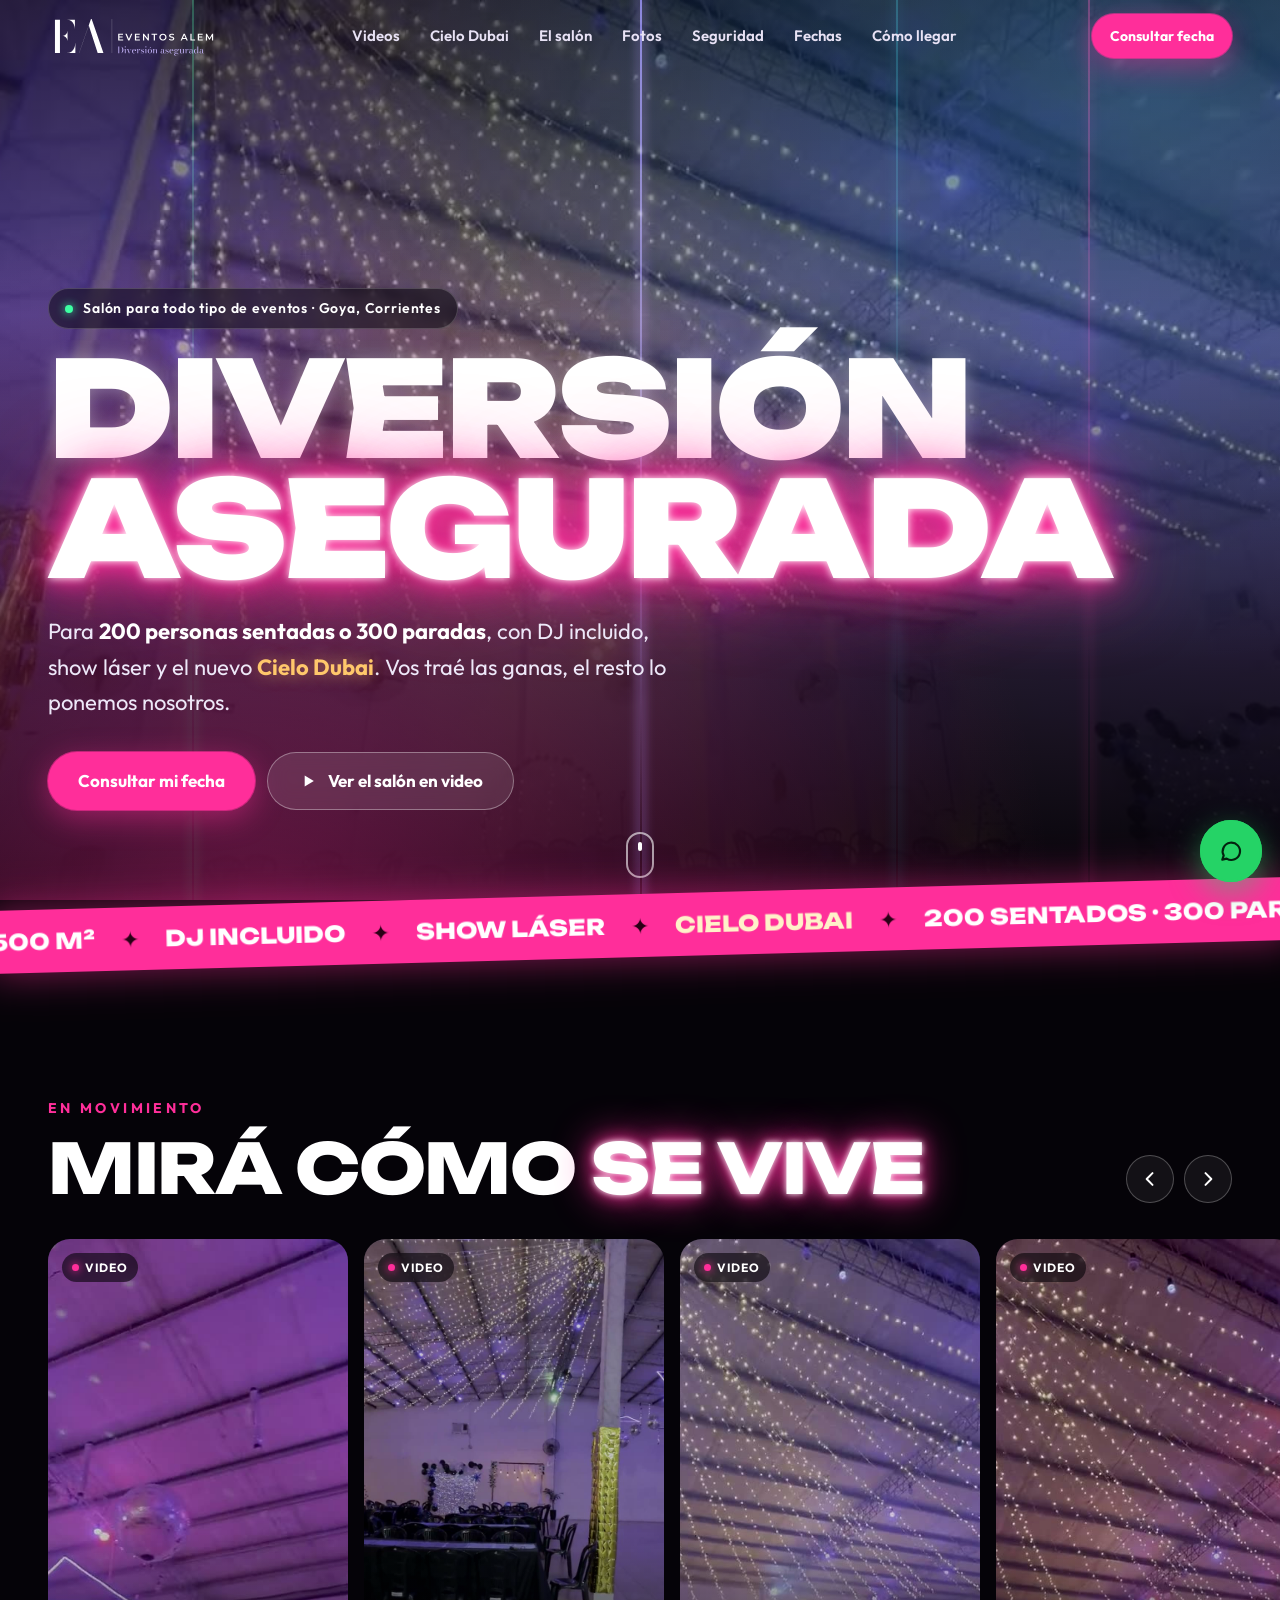
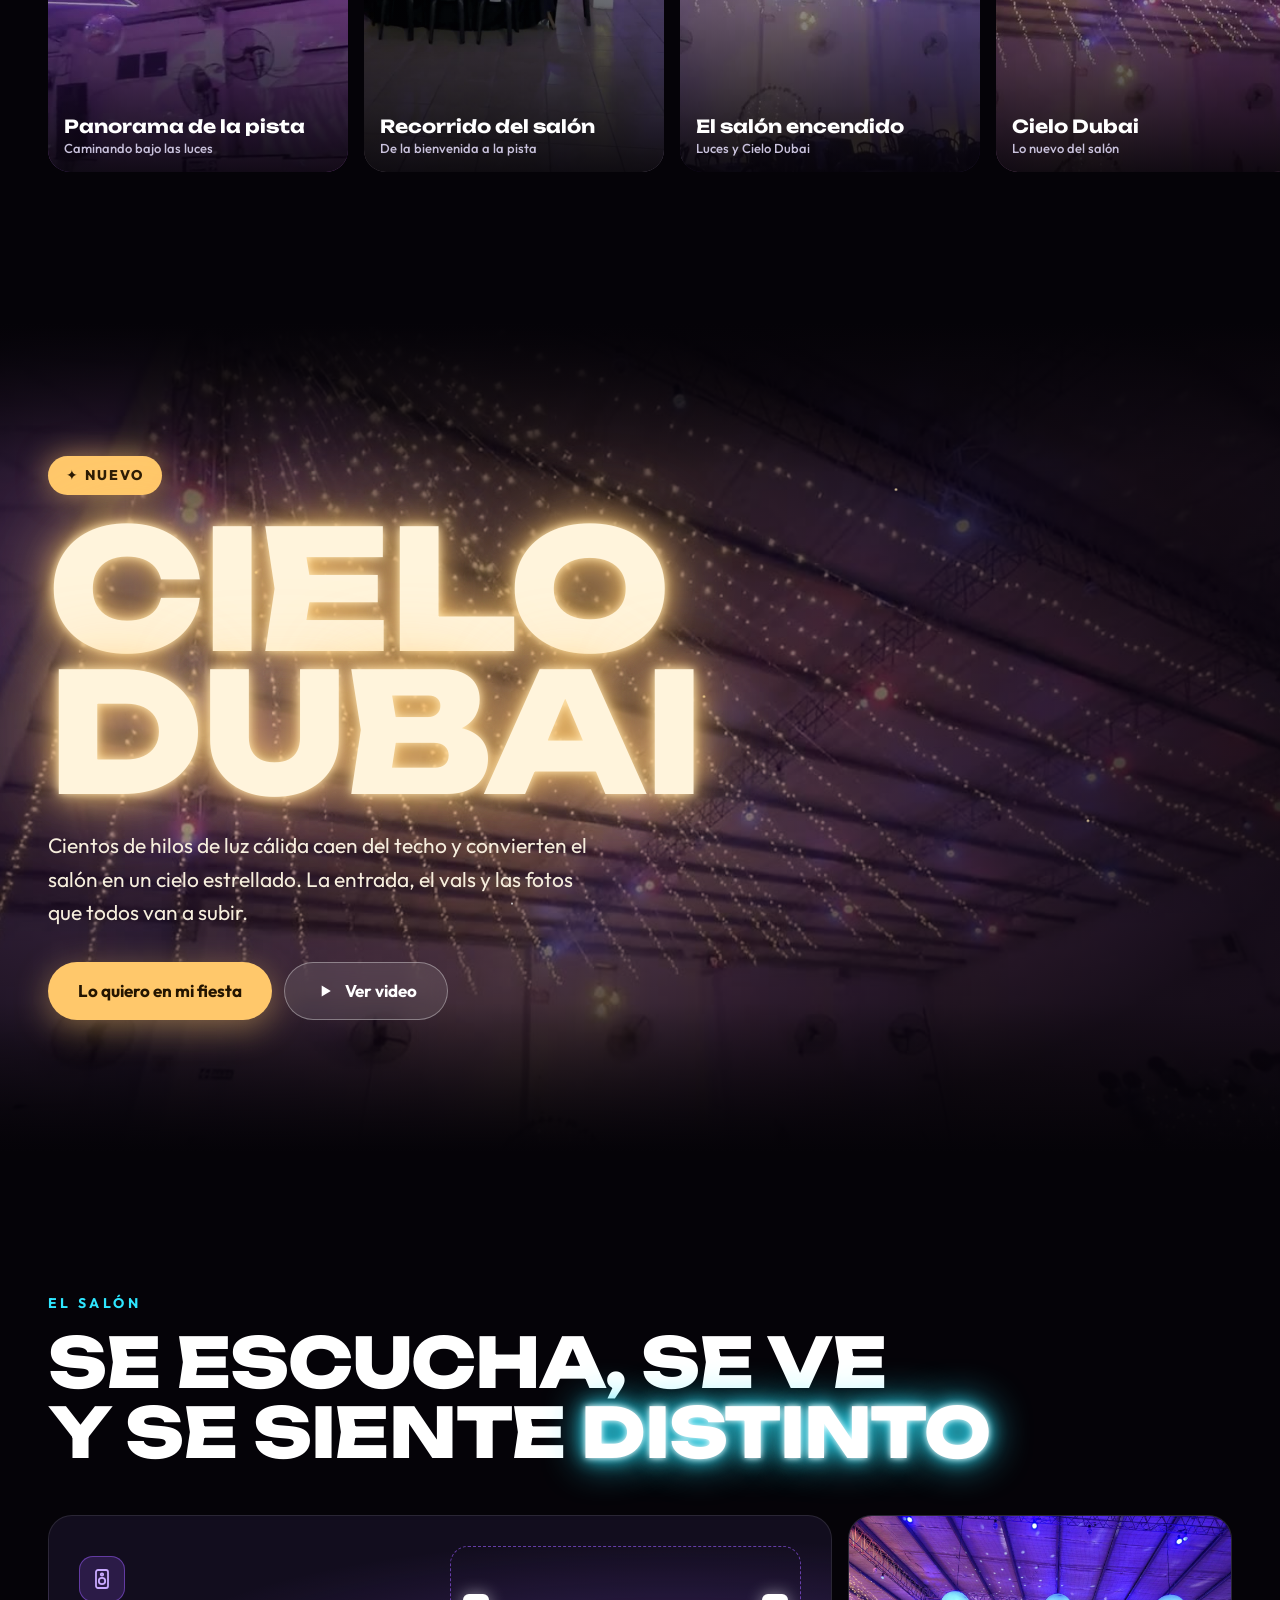
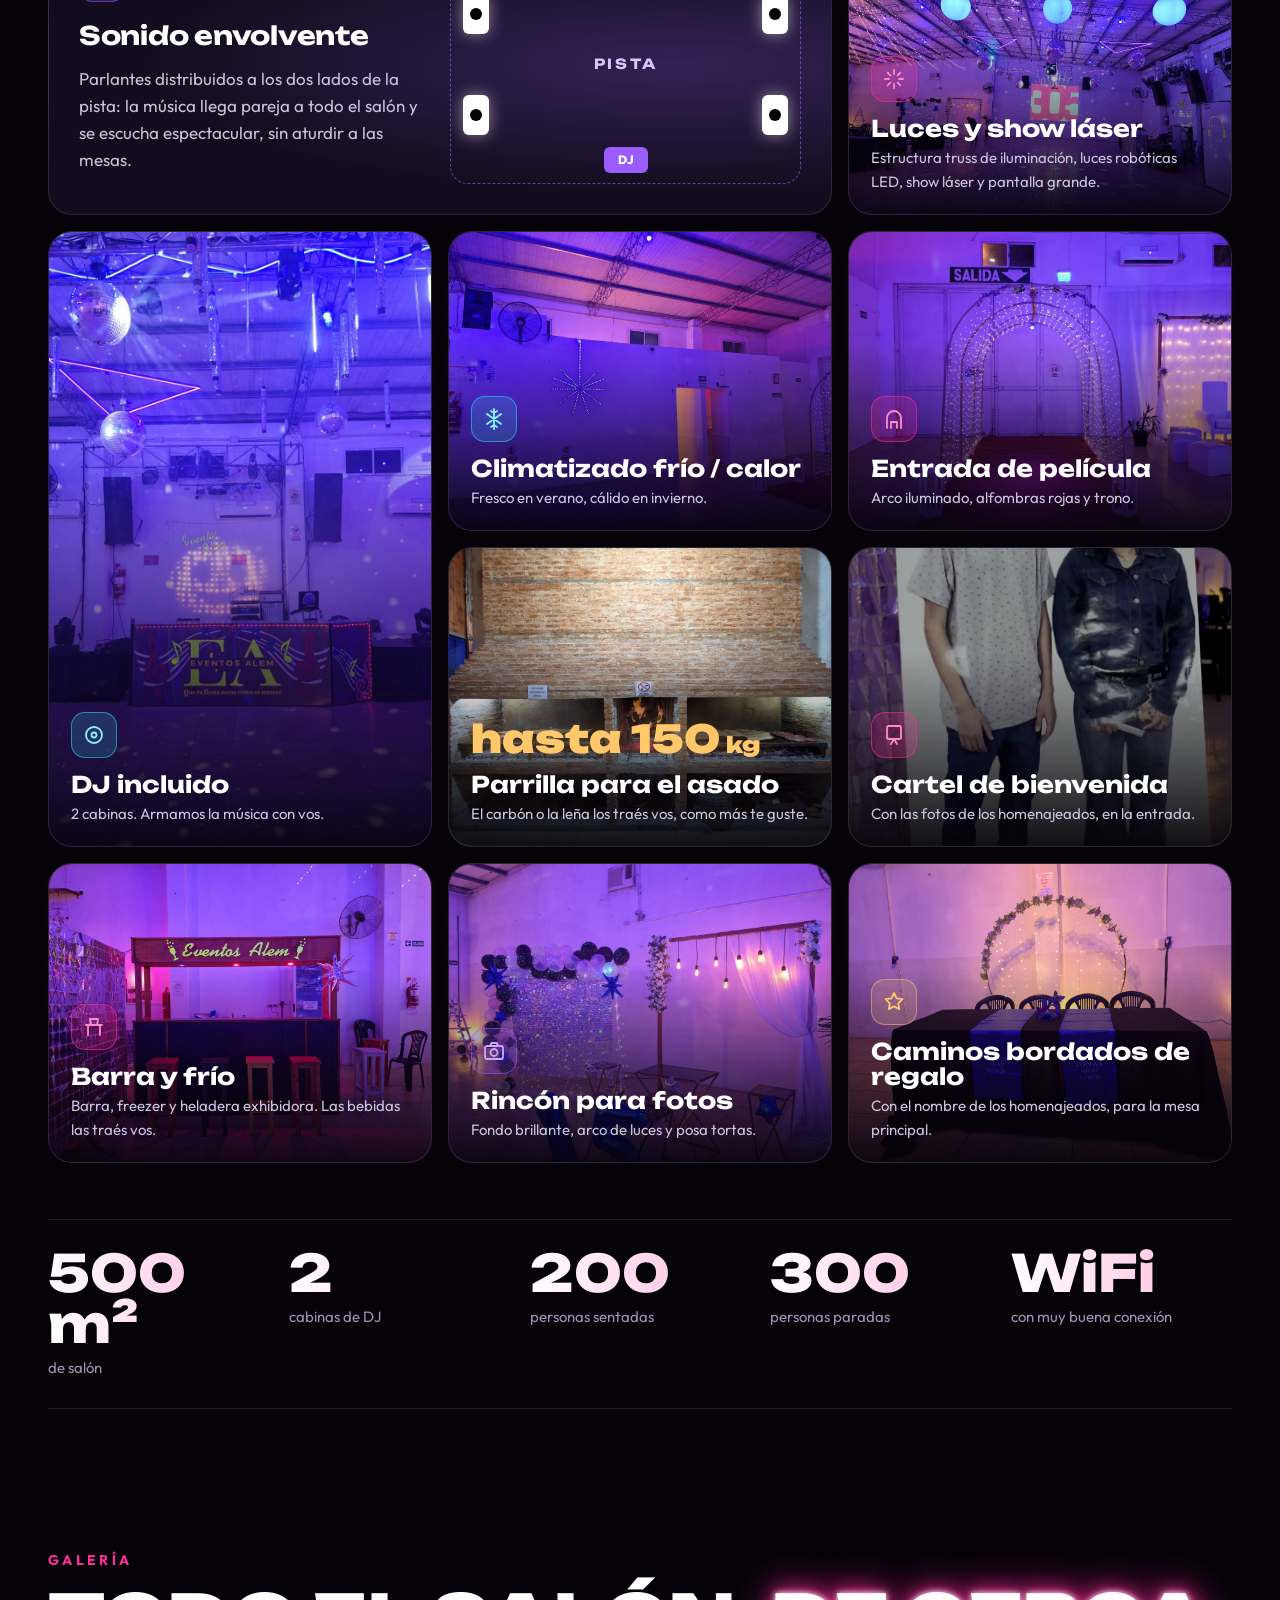
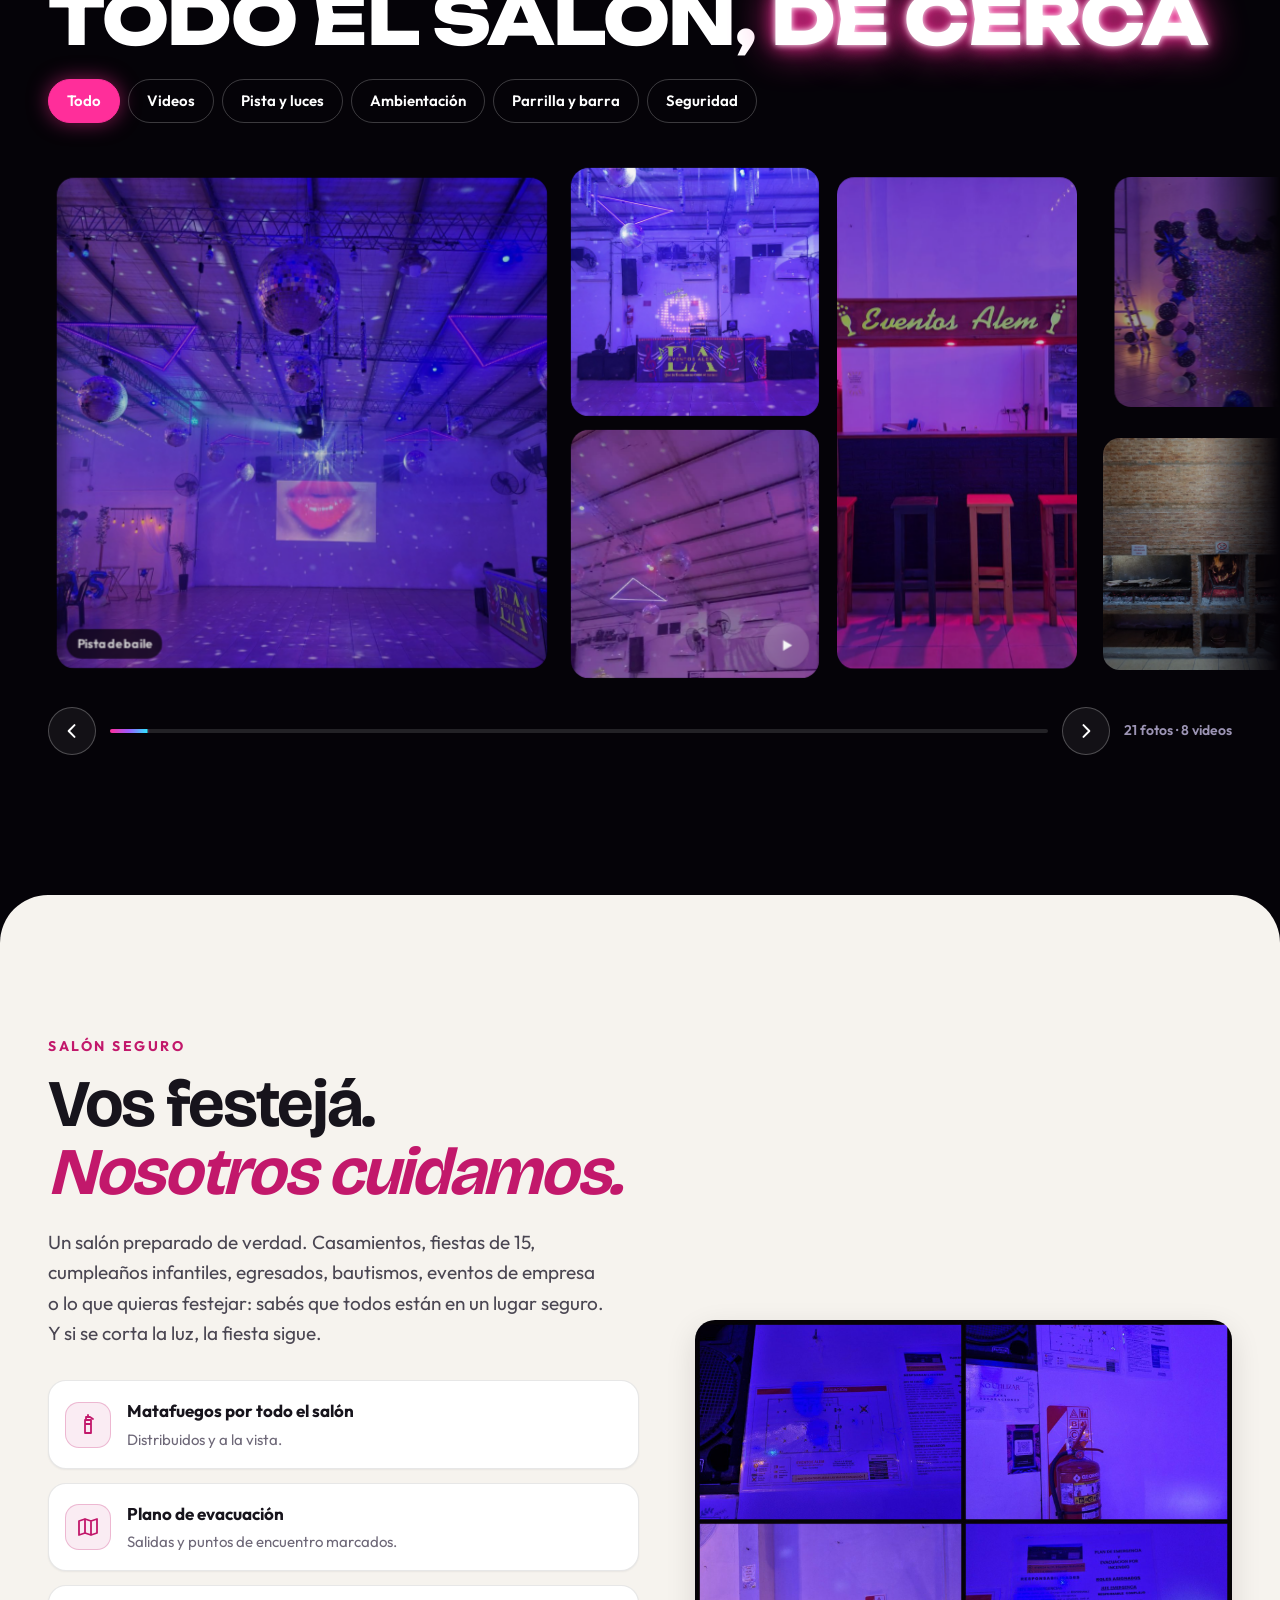
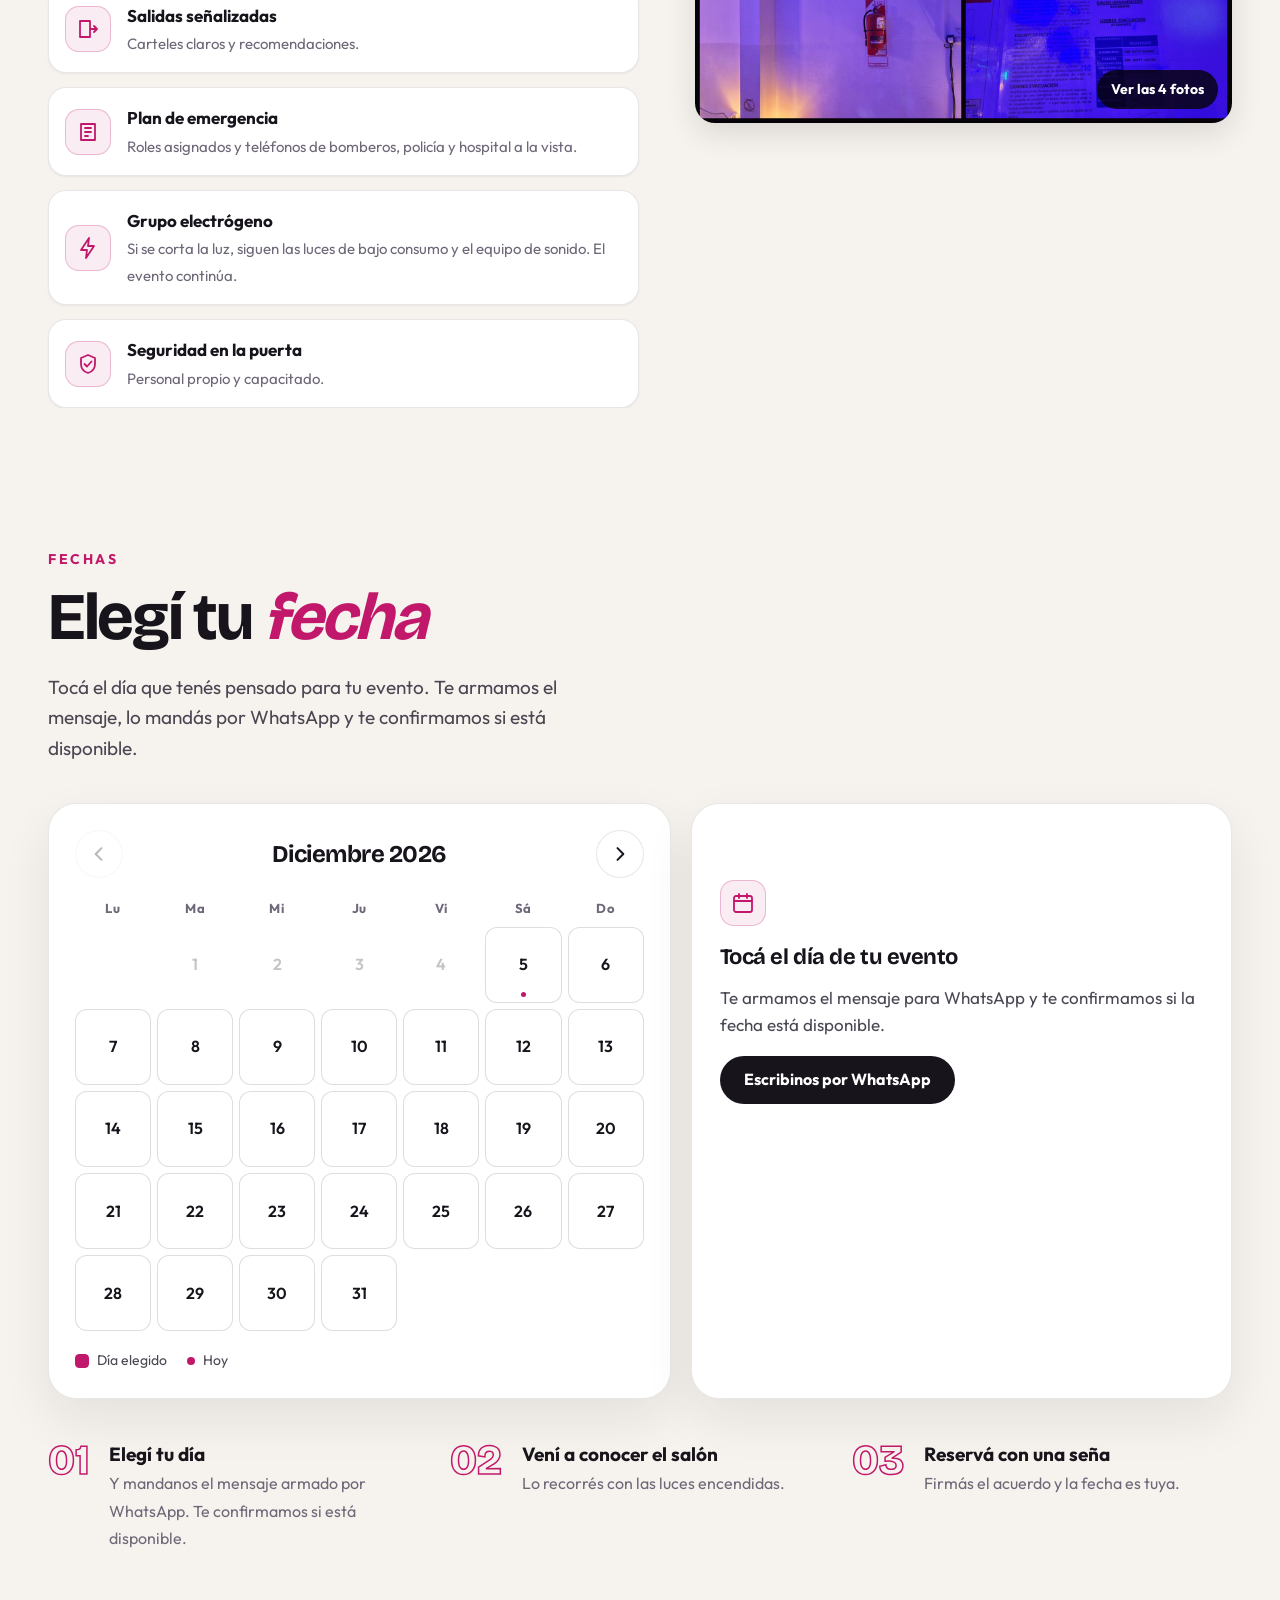
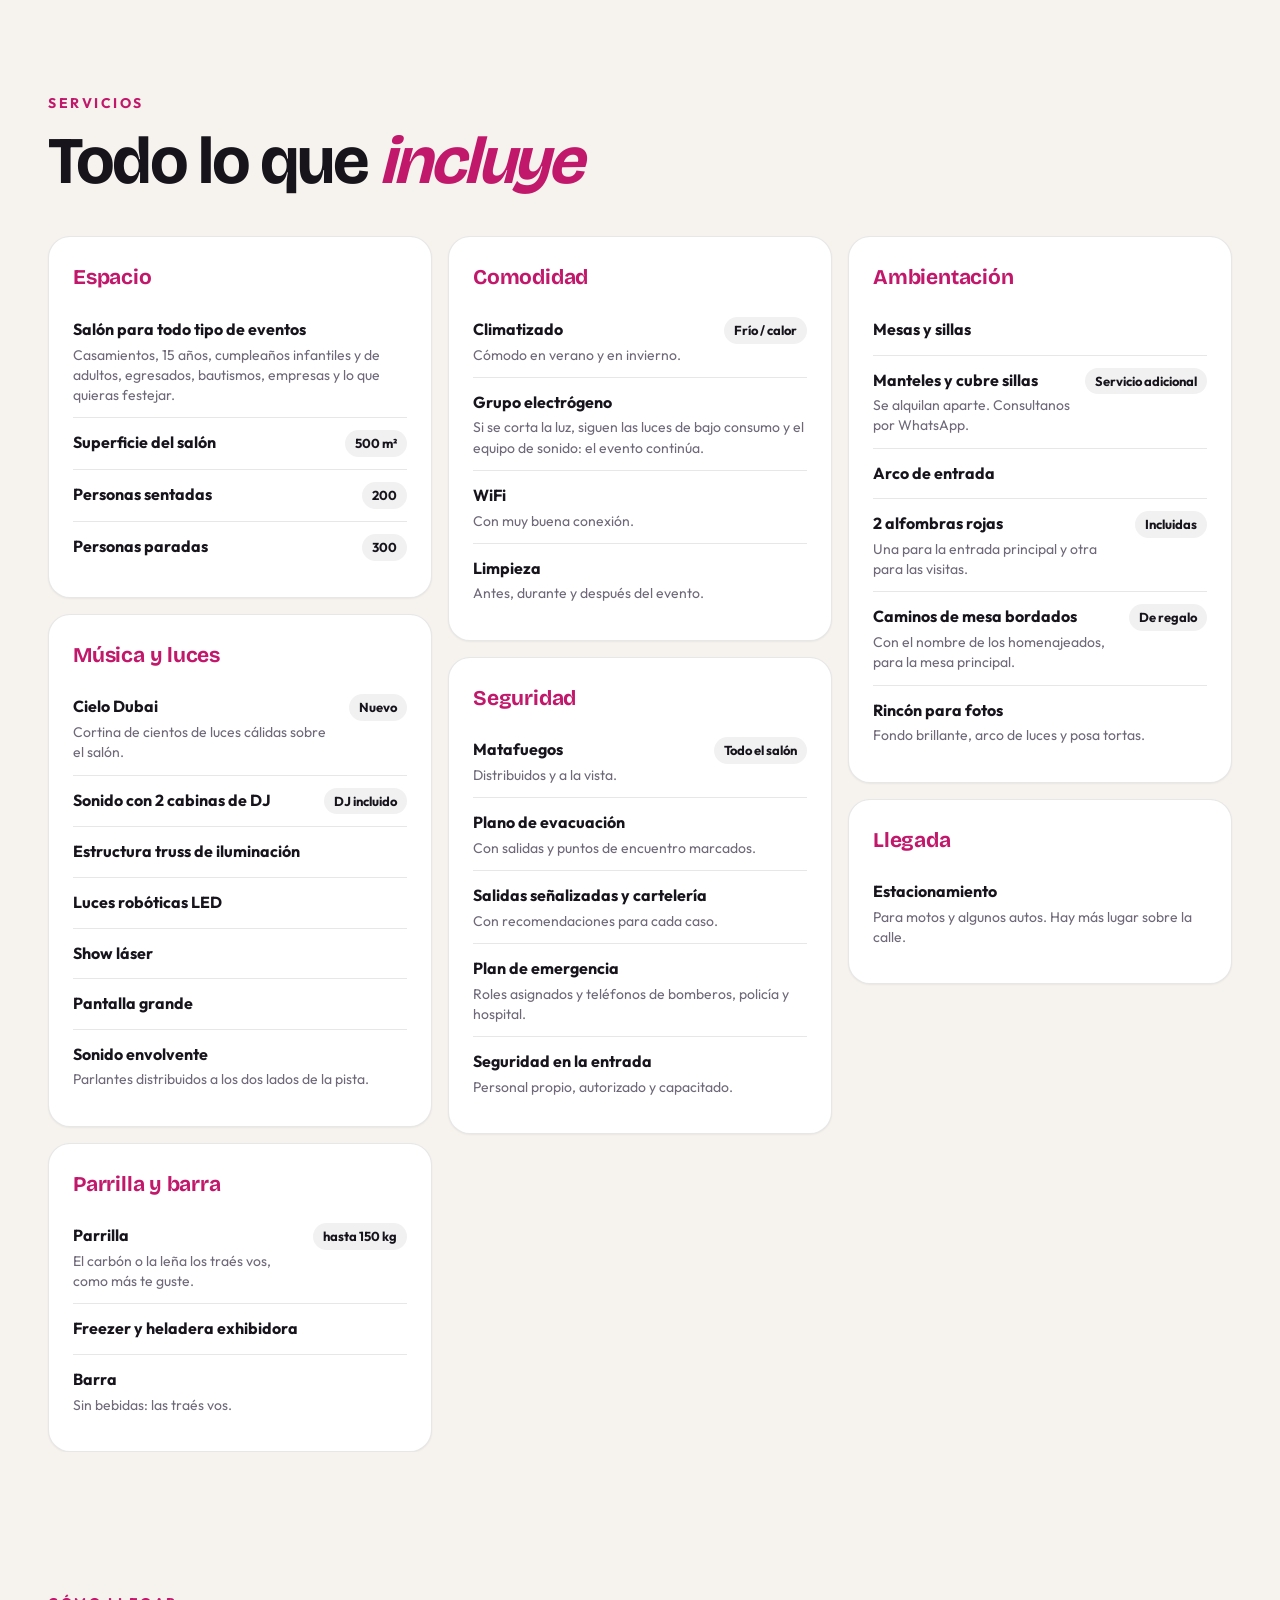
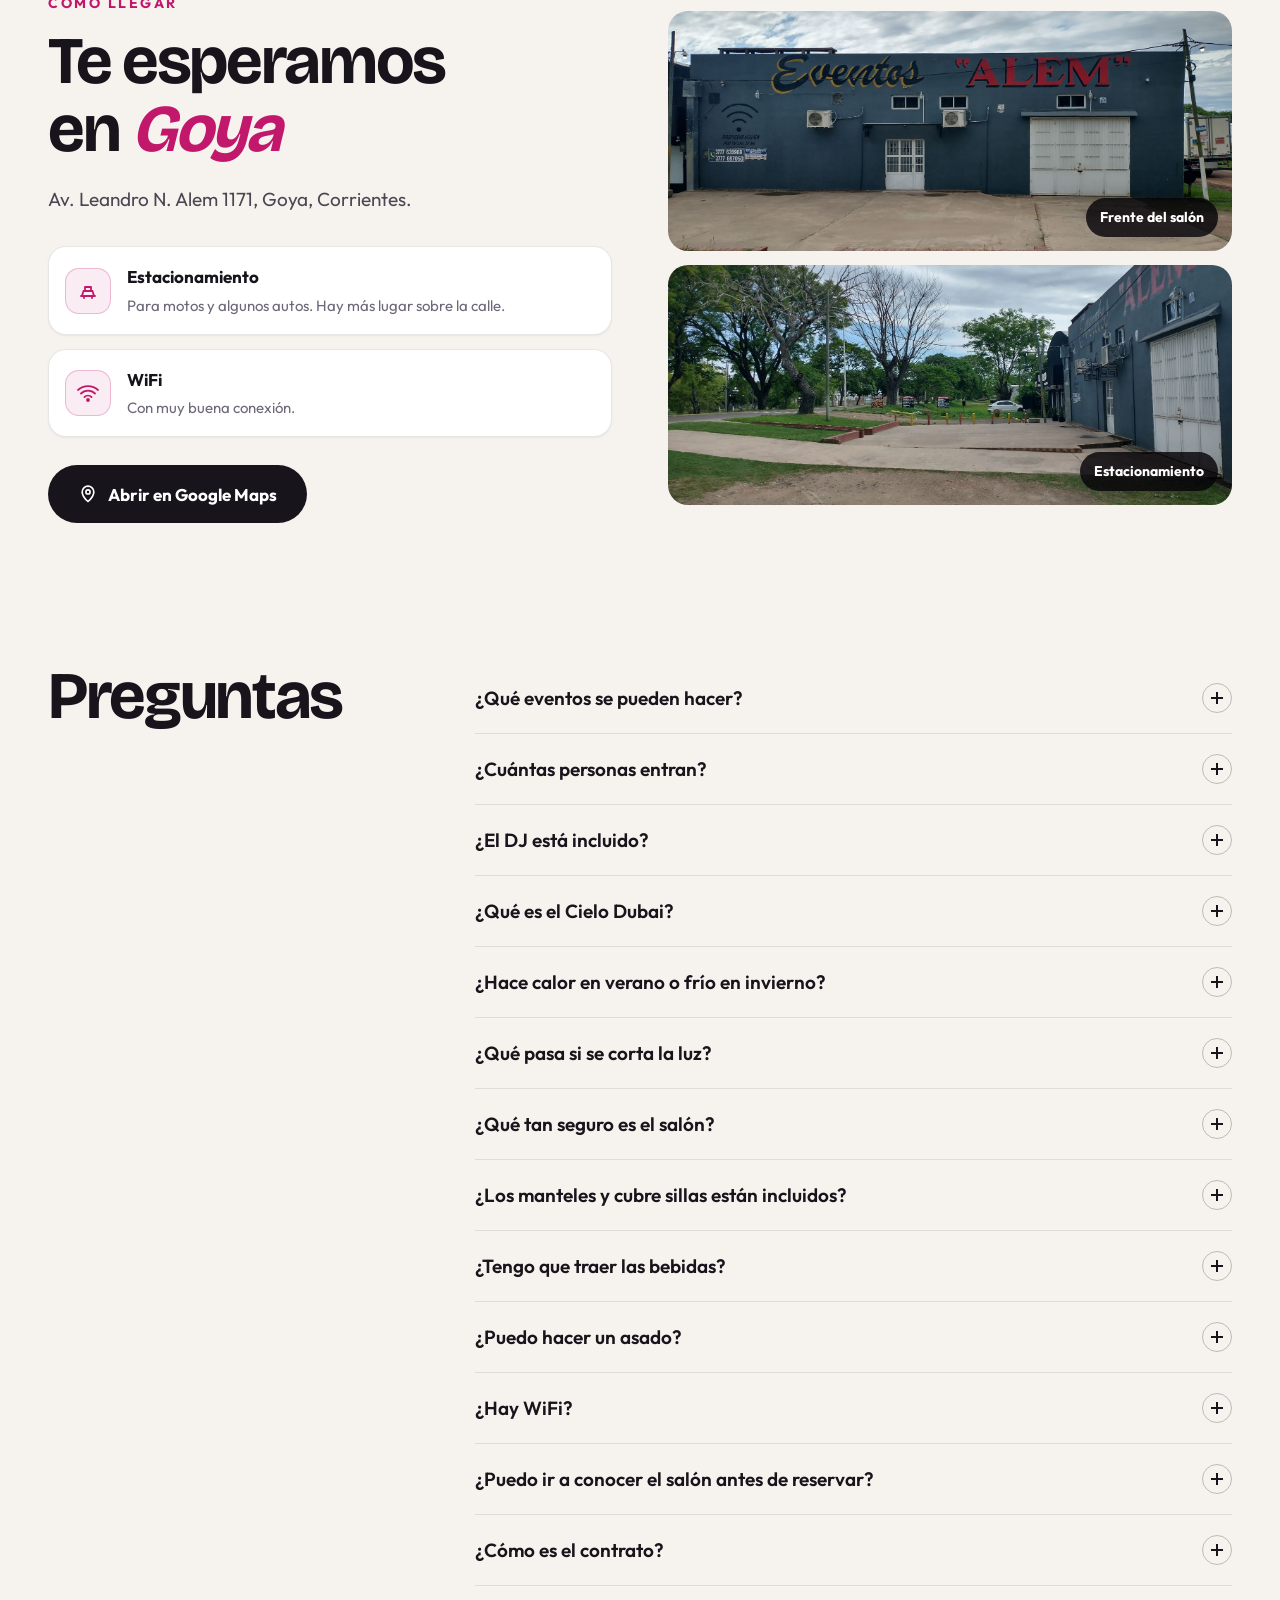
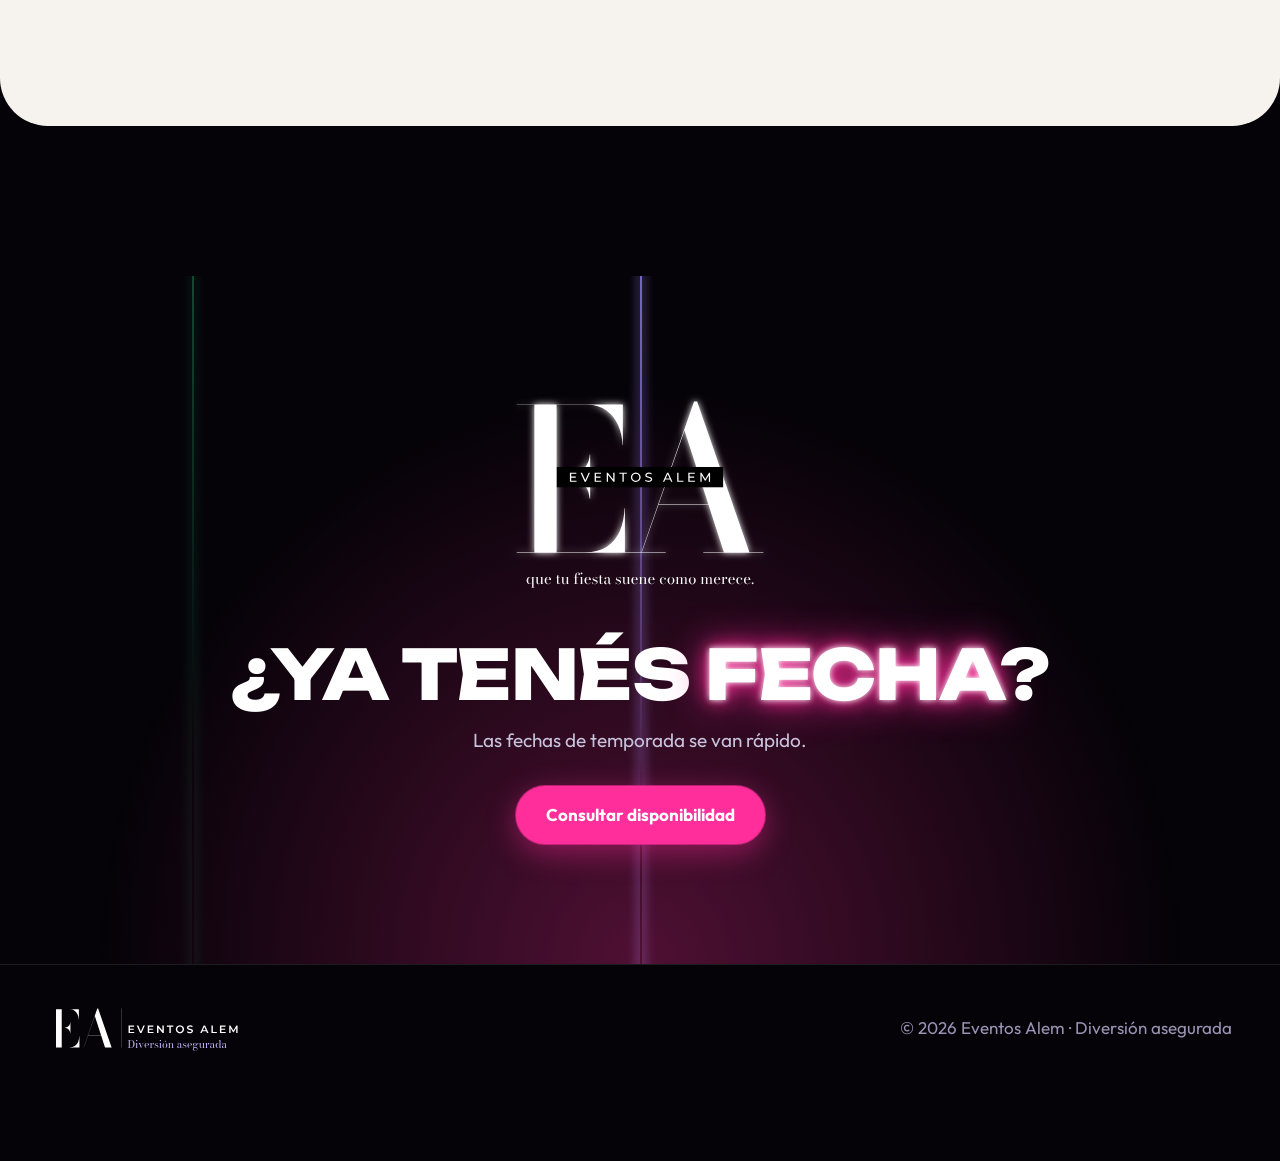
<file: mezcla.html>
<!doctype html>
<html lang="es-AR">
<head>
  <meta charset="utf-8">
  <meta name="viewport" content="width=device-width, initial-scale=1">
  <title>Eventos Alem</title>
  <meta name="robots" content="noindex">
  <link rel="canonical" href="/">
  <meta http-equiv="refresh" content="0; url=/">
  <script>location.replace('/' + location.hash)</script>
</head>
<body style="background:#050308;color:#fff;font-family:sans-serif">
  <p><a href="/" style="color:#fff">Ir a Eventos Alem</a></p>
</body>
</html>
</file>
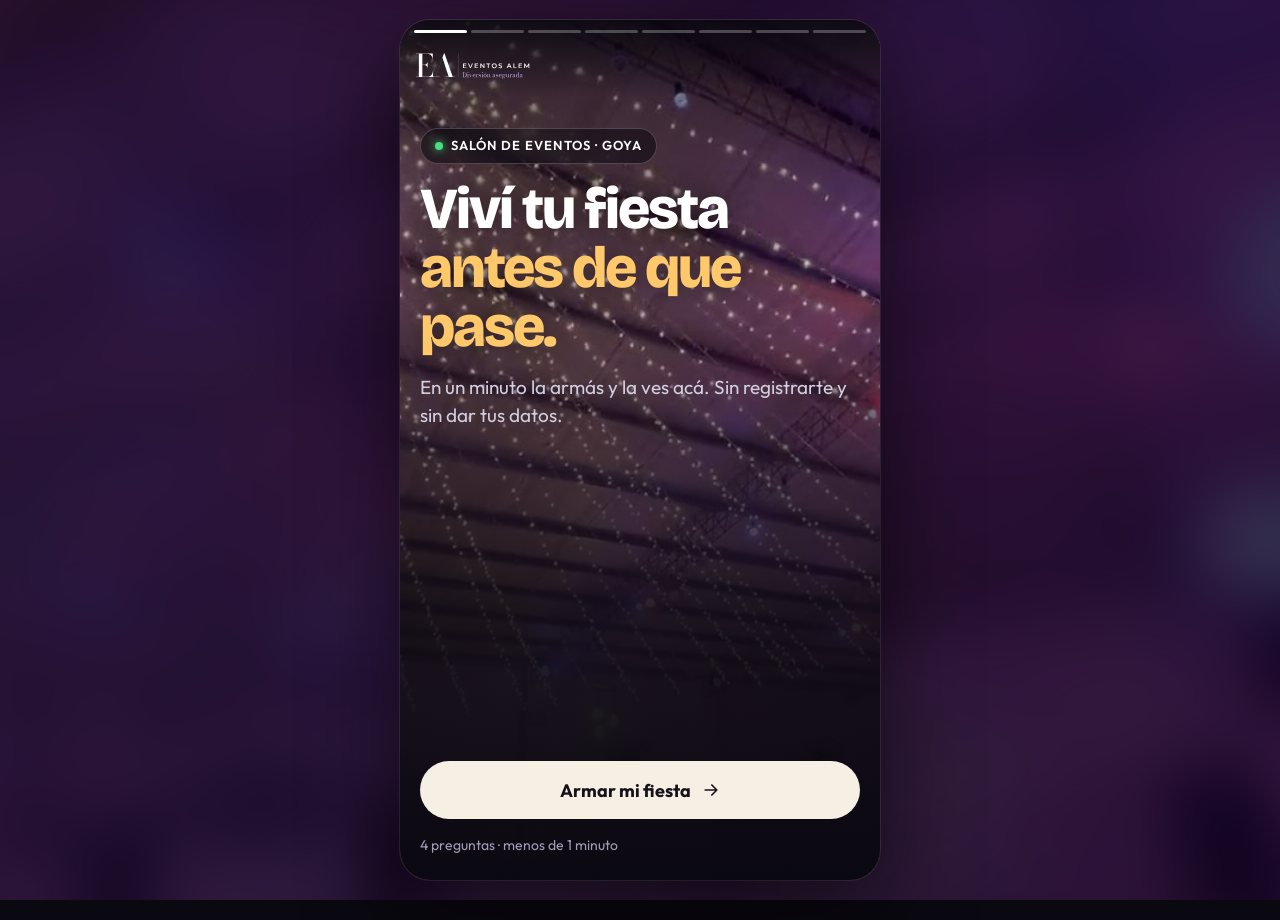
<file: nueva.html>
<!doctype html>
<html lang="es">
<head>
  <meta charset="utf-8">
  <meta name="viewport" content="width=device-width, initial-scale=1, viewport-fit=cover">
  <title>Eventos Alem · Armá tu fiesta</title>
  <meta name="description" content="Armá tu fiesta en Eventos Alem en un minuto y coordiná tu visita al salón. Goya, Corrientes.">
  <meta name="robots" content="noindex">
  <meta name="theme-color" content="#0A0810">
  <link rel="icon" href="img/marca/ea-blanco.svg" type="image/svg+xml">
  <link rel="preconnect" href="https://fonts.googleapis.com">
  <link rel="preconnect" href="https://fonts.gstatic.com" crossorigin>
  <link rel="stylesheet" href="https://fonts.googleapis.com/css2?family=Bricolage+Grotesque:opsz,wght@12..96,500..800&family=Outfit:wght@400;500;600;700&family=Great+Vibes&display=swap">
  <link rel="stylesheet" href="css/nueva.css?v=1">
</head>
<body>
  <!-- Fondo de ambiente (solo se ve en pantallas grandes, a los costados) -->
  <div class="amb" aria-hidden="true"><video src="img/nuevo/v-pista.mp4" poster="img/nuevo/v-pista.jpg" muted autoplay loop playsinline></video></div>

  <main class="story" id="story" aria-live="polite">
    <header class="top">
      <div class="bars" id="bars" aria-hidden="true"></div>
      <div class="top-row">
        <button class="ic" id="atras" type="button" aria-label="Volver al paso anterior" hidden>
          <svg viewBox="0 0 24 24"><path d="M15 5l-7 7 7 7"/></svg>
        </button>
        <img class="logo" src="img/marca/logo-horizontal-blanco.svg" alt="Eventos Alem" width="150" height="34">
        <span class="paso" id="pasoTxt"></span>
      </div>
    </header>

    <!-- 0 · Portada -->
    <section class="st st-intro on" data-st="intro" aria-labelledby="t0">
      <video class="bg" src="img/nuevo/v-cielo.mp4" poster="img/nuevo/v-cielo.jpg" muted autoplay loop playsinline aria-hidden="true"></video>
      <div class="shade"></div>
      <div class="in in-bottom">
        <p class="kick"><span class="dot"></span>Salón de eventos · Goya</p>
        <h1 id="t0">Viví tu fiesta<br><em>antes de que pase.</em></h1>
        <p class="sub">En un minuto la armás y la ves acá. Sin registrarte y sin dar tus datos.</p>
        <button class="cta" type="button" data-next>Armar mi fiesta <svg viewBox="0 0 24 24"><path d="M5 12h14M13 6l6 6-6 6"/></svg></button>
        <p class="mini">4 preguntas · menos de 1 minuto</p>
      </div>
    </section>

    <!-- 1 · Qué festejás -->
    <section class="st" data-st="tipo" aria-labelledby="t1">
      <div class="in">
        <h2 id="t1">¿Qué vas a festejar?</h2>
        <div class="tipos" role="list">
          <button class="tipo" type="button" data-tipo="15" role="listitem"><img src="img/nuevo/trono.jpg" alt=""><span>15 años</span></button>
          <button class="tipo" type="button" data-tipo="cumple" role="listitem"><img src="img/nuevo/pista-globos.jpg" alt=""><span>Cumpleaños</span></button>
          <button class="tipo" type="button" data-tipo="empresa" role="listitem"><img src="img/nuevo/salon-mesas.jpg" alt=""><span>Empresa</span></button>
          <button class="tipo" type="button" data-tipo="otra" role="listitem"><img src="img/nuevo/dj-luces.jpg" alt=""><span>Otra fiesta</span></button>
        </div>
      </div>
    </section>

    <!-- 2 · Nombre -->
    <section class="st" data-st="nombre" aria-labelledby="t2">
      <div class="in">
        <h2 id="t2"><span id="t2txt">¿Cómo se llama quien festeja?</span></h2>
        <label class="campo">
          <span class="sr">Nombre</span>
          <input id="nombre" type="text" maxlength="24" autocomplete="off" autocapitalize="words" placeholder="Ej: Sofi">
        </label>
        <figure class="camino" aria-label="Vista previa del camino de mesa bordado">
          <div class="tela"><span class="bordado" id="bordado">Tu nombre acá</span></div>
          <figcaption><b>Esto va de regalo.</b> Bordamos el nombre en el camino de la mesa principal.</figcaption>
        </figure>
        <div class="acc">
          <button class="cta" type="button" data-next>Seguir</button>
          <button class="link" type="button" data-next>Prefiero no decirlo</button>
        </div>
      </div>
    </section>

    <!-- 3 · Cuántos -->
    <section class="st" data-st="gente" aria-labelledby="t3">
      <div class="in">
        <h2 id="t3">¿Cuántos van a ser?</h2>
        <p class="num"><output id="genteNum">120</output> <small>personas</small></p>
        <div class="plano" id="plano" aria-hidden="true"></div>
        <input class="rango" id="gente" type="range" min="20" max="300" step="10" value="120" aria-label="Cantidad de invitados" aria-describedby="genteMsg">
        <p class="aviso" id="genteMsg"></p>
        <button class="cta" type="button" data-next>Seguir</button>
      </div>
    </section>

    <!-- 4 · Fecha -->
    <section class="st" data-st="fecha" aria-labelledby="t4">
      <div class="in">
        <h2 id="t4">¿Para cuándo?</h2>
        <p class="sub2">Estas son las fechas reales del salón. Las ocupadas no se pueden elegir.</p>
        <div class="cal" id="cal">
          <div class="cal-h">
            <button class="ic" id="calPrev" type="button" aria-label="Mes anterior"><svg viewBox="0 0 24 24"><path d="M15 5l-7 7 7 7"/></svg></button>
            <b id="calMes">…</b>
            <button class="ic" id="calNext" type="button" aria-label="Mes siguiente"><svg viewBox="0 0 24 24"><path d="M9 5l7 7-7 7"/></svg></button>
          </div>
          <div class="cal-dow" aria-hidden="true"><span>Lu</span><span>Ma</span><span>Mi</span><span>Ju</span><span>Vi</span><span>Sá</span><span>Do</span></div>
          <div class="cal-g" id="calGrid"><div class="skel"></div></div>
          <p class="cal-ley"><i class="k k-l"></i>Libre <i class="k k-o"></i>Ocupada</p>
        </div>
        <p class="aviso" id="fechaMsg" role="status"></p>
        <div class="acc">
          <button class="cta" id="fechaOk" type="button" data-next disabled>Elegí un día</button>
          <button class="link" type="button" id="sinFecha">Todavía no tengo fecha</button>
        </div>
      </div>
    </section>

    <!-- 5 · Tu noche -->
    <section class="st st-scroll" data-st="noche" aria-labelledby="t5">
      <div class="in">
        <p class="kick kick-s">Así va a ser</p>
        <h2 id="t5"><span id="nocheTit">Tu noche</span></h2>
        <ol class="linea" id="linea"></ol>
        <button class="cta" type="button" data-next>¿Y si pasa algo?</button>
      </div>
    </section>

    <!-- 6 · Dudas -->
    <section class="st" data-st="dudas" aria-labelledby="t6">
      <div class="in">
        <h2 id="t6">Lo que siempre preocupa,<br><em>ya está resuelto.</em></h2>
        <ul class="dudas" id="dudas"></ul>
        <button class="cta" type="button" data-next>Ver mi fiesta</button>
      </div>
    </section>

    <!-- 7 · Cierre -->
    <section class="st st-scroll st-fin" data-st="fin" aria-labelledby="t7">
      <div class="in">
        <article class="pase" aria-label="Resumen de tu fiesta">
          <div class="pase-top">
            <img src="img/marca/ea-blanco.svg" alt="" width="34" height="34">
            <span>Pase · Eventos Alem</span>
          </div>
          <p class="pase-tipo" id="paseTipo">Tu fiesta</p>
          <p class="pase-nom" id="paseNom"></p>
          <dl class="pase-dl">
            <div><dt>Invitados</dt><dd id="paseGente">—</dd></div>
            <div><dt>Fecha</dt><dd id="paseFecha">A definir</dd></div>
            <div><dt>Incluye</dt><dd>DJ · Cielo Dubai · Parrilla · Seguridad</dd></div>
          </dl>
          <div class="pase-corte" aria-hidden="true"></div>
          <p class="pase-pie">Av. Leandro N. Alem 1171 · Goya</p>
        </article>

        <h2 id="t7">Tu fiesta ya está armada.<br><em>Solo falta que la veas en persona.</em></h2>
        <p class="sub2">Venís, recorrés el salón, prendemos las luces y el Cielo Dubai, y decidís tranquilo. Conocerlo no te compromete a nada.</p>

        <fieldset class="pref">
          <legend>¿Cuándo te queda cómodo venir?</legend>
          <div class="chips" data-grupo="cuando">
            <button type="button" class="chip" aria-pressed="false" data-v="esta semana">Esta semana</button>
            <button type="button" class="chip" aria-pressed="false" data-v="el fin de semana">El finde</button>
            <button type="button" class="chip" aria-pressed="false" data-v="cuando puedan">Me da igual</button>
          </div>
          <div class="chips" data-grupo="franja">
            <button type="button" class="chip" aria-pressed="false" data-v="a la mañana">Mañana</button>
            <button type="button" class="chip" aria-pressed="false" data-v="a la tarde">Tarde</button>
            <button type="button" class="chip" aria-pressed="false" data-v="a la noche">Noche</button>
          </div>
        </fieldset>

        <a class="cta cta-wa" id="waCta" href="#" target="_blank" rel="noopener">
          <svg viewBox="0 0 24 24" class="wa"><path d="M12 2a10 10 0 0 0-8.6 15.1L2 22l5-1.3A10 10 0 1 0 12 2zm0 18.2a8.2 8.2 0 0 1-4.2-1.1l-.3-.2-3 .8.8-2.9-.2-.3A8.2 8.2 0 1 1 12 20.2zm4.5-6.1c-.2-.1-1.5-.7-1.7-.8s-.4-.1-.6.1-.6.8-.8 1-.3.2-.5.1a6.7 6.7 0 0 1-3.3-2.9c-.2-.4.2-.4.7-1.3.1-.2 0-.3 0-.4l-.8-1.8c-.2-.5-.4-.4-.6-.4h-.5a1 1 0 0 0-.7.3 3 3 0 0 0-.9 2.2 5.2 5.2 0 0 0 1.1 2.8 11.9 11.9 0 0 0 4.6 4c1.7.7 2.4.8 3.2.7a2.8 2.8 0 0 0 1.8-1.3 2.3 2.3 0 0 0 .2-1.3c-.1-.1-.3-.2-.5-.3z"/></svg>
          Coordinar mi visita
        </a>
        <p class="mini center">Se abre WhatsApp con tu fiesta ya escrita. Solo tocás enviar.</p>
        <p class="center"><a class="link" href="./">Ver la web completa del salón</a></p>
      </div>
    </section>
  </main>

  <script src="js/site-data.js?v=15"></script>
  <script src="js/nueva.js?v=1"></script>
</body>
</html>
</file>
<file: css/nuevo.css>
/* Eventos Alem — home nuevo, estilo fiesta / neón */
:root{
  --bg:#050308; --bg2:#0D0916; --card:#120D1E; --line:rgba(255,255,255,.1);
  --ink:#FFFFFF; --muted:#C9C2DC; --soft:#9C94B4;
  --pink:#FF2E9A; --violet:#9B5CFF; --cyan:#2EE6FF; --green:#3DFFA2; --gold:#FFC86B;
  --display:"Unbounded",system-ui,sans-serif; --body:"Outfit",system-ui,sans-serif;
  --r:24px; --pad:clamp(16px,4vw,48px);
}
*{box-sizing:border-box}
html{scroll-behavior:smooth;-webkit-text-size-adjust:100%}
body{margin:0;background:var(--bg);color:var(--ink);font-family:var(--body);font-size:17px;line-height:1.6;overflow-x:hidden}
img,video{max-width:100%;display:block}
a{color:inherit}
button{font:inherit;color:inherit}
:focus-visible{outline:3px solid var(--cyan);outline-offset:3px;border-radius:8px}
.skip{position:absolute;left:-999px;top:8px;background:#fff;color:#000;padding:10px 14px;border-radius:10px;z-index:100}
.skip:focus{left:8px}
.wrap{max-width:1280px;margin:0 auto;padding:0 var(--pad)}
.muted{color:var(--soft)} .center{text-align:center}

/* ---------- Botones ---------- */
.btn{display:inline-flex;align-items:center;justify-content:center;gap:10px;min-height:48px;padding:0 24px;border-radius:999px;border:0;font-weight:700;font-size:16px;text-decoration:none;cursor:pointer;transition:transform .2s ease,box-shadow .25s ease,background .2s}
.btn:hover{transform:translateY(-2px)}
.btn-sm{min-height:44px;padding:0 18px;font-size:14px}
.btn-lg{min-height:58px;padding:0 30px;font-size:17px}
.btn-neon{background:var(--pink);color:#fff;box-shadow:0 0 0 1px rgba(255,46,154,.6),0 8px 30px rgba(255,46,154,.45)}
.btn-neon:hover{box-shadow:0 0 0 1px #ff8cc8,0 10px 44px rgba(255,46,154,.75)}
.btn-glass{background:rgba(255,255,255,.1);color:#fff;border:1px solid rgba(255,255,255,.35);backdrop-filter:blur(10px)}
.btn-glass:hover{background:rgba(255,255,255,.18)}
.btn-gold{background:var(--gold);color:#241500;box-shadow:0 8px 34px rgba(255,200,107,.45)}
.btn-wa{background:#25D366;color:#03230F;width:100%;box-shadow:0 8px 30px rgba(37,211,102,.35)}
.round{width:48px;height:48px;border-radius:50%;border:1px solid rgba(255,255,255,.25);background:rgba(255,255,255,.06);display:inline-flex;align-items:center;justify-content:center;cursor:pointer;transition:background .2s,border-color .2s}
.round:hover{background:rgba(255,255,255,.16);border-color:#fff}

/* ---------- Navegación ---------- */
.nav{position:fixed;inset:0 0 auto 0;z-index:40;display:flex;align-items:center;justify-content:space-between;gap:20px;padding:14px var(--pad);transition:background .3s,backdrop-filter .3s,padding .3s}
.nav.solid{background:rgba(5,3,8,.82);backdrop-filter:blur(14px);padding-top:10px;padding-bottom:10px;border-bottom:1px solid var(--line)}
.nav-logo img{height:40px;width:auto}
.nav-links{display:flex;gap:30px;font-weight:600;font-size:15px}
.nav-links a{text-decoration:none;color:#E8E2F5;position:relative;padding:8px 0}
.nav-links a::after{content:"";position:absolute;left:0;right:0;bottom:2px;height:2px;background:var(--pink);box-shadow:0 0 10px var(--pink);transform:scaleX(0);transition:transform .25s}
.nav-links a:hover{color:#fff}.nav-links a:hover::after{transform:scaleX(1)}
@media (max-width:900px){.nav-links{display:none}}

/* ---------- Hero ---------- */
.hero{position:relative;min-height:100svh;display:flex;align-items:flex-end;overflow:hidden;isolation:isolate}
.hero-video{position:absolute;inset:0;width:100%;height:100%;object-fit:cover;z-index:-3}
.hero-shade{position:absolute;inset:0;z-index:-2;background:
  radial-gradient(ellipse at 20% 100%,rgba(255,46,154,.35),transparent 55%),
  radial-gradient(ellipse at 90% 10%,rgba(46,230,255,.22),transparent 50%),
  linear-gradient(180deg,rgba(5,3,8,.6) 0%,rgba(5,3,8,.15) 35%,rgba(5,3,8,.75) 75%,var(--bg) 100%)}
.lasers{position:absolute;inset:0;z-index:-1;pointer-events:none;mix-blend-mode:screen;overflow:hidden}
.lasers i{position:absolute;top:-10%;left:50%;width:2px;height:130%;transform-origin:50% 0;opacity:.55;filter:blur(.4px)}
.lasers i:nth-child(1){background:linear-gradient(var(--pink),transparent 80%);animation:sweep 7s ease-in-out infinite;box-shadow:0 0 12px var(--pink)}
.lasers i:nth-child(2){background:linear-gradient(var(--cyan),transparent 80%);animation:sweep 9s ease-in-out infinite reverse;box-shadow:0 0 12px var(--cyan)}
.lasers i:nth-child(3){background:linear-gradient(var(--violet),transparent 80%);animation:sweep 11s ease-in-out -3s infinite;box-shadow:0 0 12px var(--violet)}
.lasers i:nth-child(4){left:15%;background:linear-gradient(var(--green),transparent 70%);animation:sweep 8s ease-in-out -2s infinite reverse;box-shadow:0 0 12px var(--green);opacity:.35}
.lasers i:nth-child(5){left:85%;background:linear-gradient(var(--pink),transparent 70%);animation:sweep 10s ease-in-out -5s infinite;box-shadow:0 0 12px var(--pink);opacity:.4}
.lasers i:nth-child(6){left:70%;background:linear-gradient(var(--cyan),transparent 70%);animation:sweep 12s ease-in-out -7s infinite reverse;box-shadow:0 0 12px var(--cyan);opacity:.3}
@keyframes sweep{0%,100%{transform:rotate(-38deg)}50%{transform:rotate(38deg)}}
.hero-in{width:100%;max-width:1280px;margin:0 auto;padding:140px var(--pad) clamp(70px,10vh,120px)}
.kicker{display:inline-flex;align-items:center;gap:10px;margin:0 0 20px;padding:8px 16px;border-radius:999px;background:rgba(5,3,8,.5);border:1px solid rgba(255,255,255,.18);font-size:14px;font-weight:600;letter-spacing:.06em;backdrop-filter:blur(8px)}
.dot{width:8px;height:8px;border-radius:50%;background:var(--green);box-shadow:0 0 10px var(--green);animation:pulse 1.6s ease-in-out infinite}
@keyframes pulse{50%{opacity:.35}}
.hero-title{margin:0;font-family:var(--display);font-weight:900;text-transform:uppercase;line-height:.9;letter-spacing:-.03em;font-size:clamp(34px,10.4vw,168px)}
.hero-title span{display:block}
.t1{color:#fff;text-shadow:0 0 18px rgba(255,255,255,.35)}
.t2{color:#fff;-webkit-text-stroke:0;text-shadow:0 0 8px #fff,0 0 22px var(--pink),0 0 48px var(--pink),0 0 90px rgba(255,46,154,.8);animation:flicker 4.5s linear infinite}
@keyframes flicker{0%,18%,22%,25%,53%,57%,100%{opacity:1}20%,24%,55%{opacity:.55}}
.hero-lead{max-width:640px;margin:26px 0 0;font-size:clamp(18px,2vw,22px);color:#EDE7F8}
.hero-lead b{color:#fff}.gold{color:var(--gold)!important;text-shadow:0 0 16px rgba(255,200,107,.6)}
.hero-cta{display:flex;flex-wrap:wrap;gap:12px;margin-top:32px}
.scroll-cue{position:absolute;left:50%;bottom:22px;transform:translateX(-50%);width:28px;height:46px;border:2px solid rgba(255,255,255,.6);border-radius:16px}
.scroll-cue span{position:absolute;left:50%;top:8px;width:4px;height:9px;margin-left:-2px;border-radius:2px;background:#fff;animation:cue 1.6s ease-in-out infinite}
@keyframes cue{0%{transform:translateY(0);opacity:1}100%{transform:translateY(16px);opacity:0}}
@media (max-width:640px){.scroll-cue{display:none}.hero-cta .btn{width:100%}}

/* ---------- Ticker ---------- */
.ticker{overflow:hidden;background:var(--pink);color:#fff;transform:rotate(-1.5deg);margin:-6px -10px 0;box-shadow:0 0 40px rgba(255,46,154,.5);position:relative;z-index:2}
.ticker-track{display:flex;width:max-content;gap:26px;padding:14px 0;animation:tick 30s linear infinite;font-family:var(--display);font-weight:800;text-transform:uppercase;font-size:clamp(16px,2vw,22px);white-space:nowrap}
.ticker-track i{font-style:normal;color:#2A0016}.ticker-track .g{color:#FFF1C9}
@keyframes tick{to{transform:translateX(-50%)}}

/* ---------- Secciones ---------- */
.sec{padding:clamp(80px,11vw,140px) 0 0}
h2{margin:0;font-family:var(--display);font-weight:800;text-transform:uppercase;letter-spacing:-.02em;line-height:1;font-size:clamp(34px,5.4vw,76px)}
h3{font-family:var(--display);font-weight:700;letter-spacing:-.01em}
.eyebrow{margin:0 0 14px;font-weight:700;font-size:14px;letter-spacing:.24em;text-transform:uppercase}
.eyebrow.pink{color:var(--pink)}.eyebrow.cyan{color:var(--cyan)}.eyebrow.green{color:var(--green)}
.neon-pink{color:#fff;text-shadow:0 0 6px #fff,0 0 18px var(--pink),0 0 40px var(--pink)}
.neon-cyan{color:#fff;text-shadow:0 0 6px #fff,0 0 18px var(--cyan),0 0 40px var(--cyan)}
.neon-green{color:#fff;text-shadow:0 0 6px #fff,0 0 18px var(--green),0 0 40px var(--green)}
.head-row{display:flex;flex-wrap:wrap;align-items:flex-end;justify-content:space-between;gap:24px}
.lead{font-size:19px;color:var(--muted);max-width:560px;margin:20px 0 0}

/* ---------- Reels ---------- */
.rail-ctrl{display:flex;gap:10px}
.rail{display:flex;gap:16px;overflow-x:auto;scroll-snap-type:x mandatory;padding:36px var(--pad) 12px;scroll-padding:0 var(--pad);scrollbar-width:none}
.rail::-webkit-scrollbar{display:none}
@media (min-width:1280px){.rail{padding-left:calc((100vw - 1280px)/2 + var(--pad))}}
.reel{flex:none;width:clamp(230px,24vw,300px);aspect-ratio:9/16;border-radius:22px;overflow:hidden;position:relative;scroll-snap-align:start;border:0;padding:0;cursor:pointer;background:var(--card);transition:transform .3s,box-shadow .3s}
.reel:hover{transform:translateY(-6px);box-shadow:0 0 0 2px var(--pink),0 20px 50px rgba(255,46,154,.35)}
.reel video,.reel img{position:absolute;inset:0;width:100%;height:100%;object-fit:cover}
.reel::after{content:"";position:absolute;inset:0;background:linear-gradient(180deg,transparent 55%,rgba(5,3,8,.9))}
.reel-cap{position:absolute;left:16px;right:16px;bottom:16px;z-index:1;text-align:left;font-family:var(--display);font-weight:700;font-size:18px;line-height:1.15}
.reel-cap small{display:block;font-family:var(--body);font-weight:500;font-size:13px;color:var(--muted);margin-top:4px}
.reel-tag{position:absolute;top:14px;left:14px;z-index:1;display:inline-flex;align-items:center;gap:6px;padding:5px 10px;border-radius:999px;background:rgba(5,3,8,.6);font-size:12px;font-weight:700;letter-spacing:.06em;backdrop-filter:blur(6px)}
.reel-tag::before{content:"";width:7px;height:7px;border-radius:50%;background:var(--pink);box-shadow:0 0 8px var(--pink)}

/* ---------- Cielo Dubai ---------- */
.cielo{position:relative;margin-top:clamp(80px,11vw,140px);min-height:92svh;display:flex;align-items:center;overflow:hidden;isolation:isolate}
.cielo-video{position:absolute;inset:0;width:100%;height:100%;object-fit:cover;z-index:-3;filter:sepia(.35) saturate(1.4) hue-rotate(-10deg)}
.cielo-shade{position:absolute;inset:0;z-index:-2;background:radial-gradient(ellipse at 30% 50%,rgba(5,3,8,.2),rgba(5,3,8,.85) 75%),linear-gradient(180deg,var(--bg),transparent 18%,transparent 82%,var(--bg))}
.stars{position:absolute;inset:0;z-index:-1;background-image:radial-gradient(2px 2px at 20% 30%,#FFE6B0,transparent),radial-gradient(2px 2px at 70% 20%,#FFE6B0,transparent),radial-gradient(1.5px 1.5px at 40% 70%,#fff,transparent),radial-gradient(2px 2px at 85% 60%,#FFE6B0,transparent),radial-gradient(1.5px 1.5px at 10% 80%,#fff,transparent),radial-gradient(2px 2px at 55% 45%,#FFE6B0,transparent);animation:twinkle 3s ease-in-out infinite alternate}
@keyframes twinkle{to{opacity:.3}}
.cielo-in{width:100%;padding-top:80px;padding-bottom:80px}
.badge-gold{display:inline-block;padding:8px 18px;border-radius:999px;background:var(--gold);color:#241500;font-weight:800;letter-spacing:.14em;text-transform:uppercase;font-size:14px;box-shadow:0 0 30px rgba(255,200,107,.6)}
.cielo-title{margin:22px 0 0;font-size:clamp(64px,13vw,200px);line-height:.86;color:#FFF4DC;text-shadow:0 0 10px #FFE7B5,0 0 30px var(--gold),0 0 80px rgba(255,200,107,.7)}
.cielo-lead{max-width:560px;margin:26px 0 0;font-size:clamp(18px,2vw,21px);color:#F6EEDD}

/* ---------- Bento ---------- */
.bento{margin-top:48px;display:grid;grid-template-columns:repeat(3,minmax(0,1fr));grid-auto-rows:300px;grid-auto-flow:dense;gap:16px}
.tile{position:relative;border-radius:var(--r);overflow:hidden;background:var(--card);border:1px solid var(--line);padding:0;text-align:left;cursor:default}
.tile h3{margin:14px 0 8px;font-size:clamp(20px,2vw,26px)}
.tile p{margin:0;color:var(--muted)}
button.tile{cursor:pointer}
.tile-photo img{position:absolute;inset:0;width:100%;height:100%;object-fit:cover;transition:transform .7s ease}
.tile-photo::after{content:"";position:absolute;inset:0;background:linear-gradient(180deg,transparent 35%,rgba(5,3,8,.92))}
.tile-photo:hover img{transform:scale(1.06)}
.tile-photo:hover{border-color:rgba(255,46,154,.6);box-shadow:0 0 30px rgba(255,46,154,.25)}
.tile-cap{position:absolute;left:22px;right:22px;bottom:20px;z-index:1;display:flex;flex-direction:column;gap:4px}
.tile-cap b{font-family:var(--display);font-size:clamp(19px,1.8vw,24px);font-weight:700;line-height:1.1;margin-top:10px}
.tile-cap small{color:var(--muted);font-size:15px}
.tile-tall{grid-row:span 2}
.tile-sound{grid-column:span 2;display:grid;grid-template-columns:1fr 1fr;gap:20px;align-items:center;padding:30px;background:radial-gradient(ellipse at 80% 50%,rgba(155,92,255,.25),transparent 60%),var(--card)}
.big-num{font-family:var(--display);font-weight:900;font-size:clamp(40px,4vw,56px);line-height:1;color:var(--gold);text-shadow:0 0 30px rgba(255,200,107,.5)}
.big-num small{font-size:22px;margin-left:6px;color:var(--gold)}
.tile-cap .big-num{font-size:clamp(30px,3vw,42px)}
.play-badge{position:absolute;top:18px;right:18px;z-index:1;width:46px;height:46px;border-radius:50%;background:rgba(255,255,255,.18);backdrop-filter:blur(8px);display:flex;align-items:center;justify-content:center}
.play-badge svg{width:20px;height:20px;fill:#fff}
.ico{width:46px;height:46px;border-radius:14px;display:inline-flex;align-items:center;justify-content:center;flex:none}
.ico svg{width:24px;height:24px;fill:none;stroke:currentColor;stroke-width:1.8;stroke-linecap:round;stroke-linejoin:round}
.ico-violet{background:rgba(155,92,255,.18);color:#C9A9FF;box-shadow:inset 0 0 0 1px rgba(155,92,255,.5)}
.ico-pink{background:rgba(255,46,154,.2);color:#FF8CC8;box-shadow:inset 0 0 0 1px rgba(255,46,154,.55)}
.ico-cyan{background:rgba(46,230,255,.16);color:#8AF2FF;box-shadow:inset 0 0 0 1px rgba(46,230,255,.5)}
.ico-gold{background:rgba(255,200,107,.16);color:var(--gold);box-shadow:inset 0 0 0 1px rgba(255,200,107,.5)}
.ico-green{background:rgba(61,255,162,.14);color:var(--green);box-shadow:inset 0 0 0 1px rgba(61,255,162,.45)}
/* mapa de sonido */
.sound-map{position:relative;height:100%;min-height:220px;border-radius:18px;border:1px dashed rgba(155,92,255,.6);overflow:hidden}
.sound-map .floor{position:absolute;inset:0;display:flex;align-items:center;justify-content:center;font-family:var(--display);font-weight:700;letter-spacing:.2em;font-size:14px;color:#D9C8FF}
.spk{position:absolute;width:26px;height:40px;border-radius:6px;background:#fff;box-shadow:0 0 16px rgba(255,255,255,.5)}
.spk::after{content:"";position:absolute;left:50%;top:50%;width:12px;height:12px;margin:-6px;border-radius:50%;background:var(--bg)}
.l1{left:12px;top:20%}.l2{left:12px;bottom:20%}.r1{right:12px;top:20%}.r2{right:12px;bottom:20%}
.wave{position:absolute;left:50%;top:50%;width:60px;height:60px;margin:-30px;border-radius:50%;border:2px solid var(--violet);animation:wave 2.4s ease-out infinite;opacity:0}
.w2{animation-delay:.8s}.w3{animation-delay:1.6s}
@keyframes wave{0%{transform:scale(.4);opacity:.9}100%{transform:scale(5);opacity:0}}
.sound-map .dj{position:absolute;left:50%;bottom:10px;transform:translateX(-50%);padding:3px 14px;border-radius:6px;background:var(--violet);color:#fff;font-weight:800;font-size:12px}
/* stats */
.stats{list-style:none;margin:56px 0 0;padding:28px 0;display:grid;grid-template-columns:repeat(5,minmax(0,1fr));gap:20px;border-top:1px solid var(--line);border-bottom:1px solid var(--line)}
.stats li{display:flex;flex-direction:column}
.stats b{font-family:var(--display);font-weight:800;font-size:clamp(30px,4vw,52px);line-height:1;background:linear-gradient(90deg,#fff,#FFB3DA);-webkit-background-clip:text;background-clip:text;color:transparent}
.stats span{color:var(--soft);font-size:15px;margin-top:6px}
.stats b span{color:inherit;font-size:inherit;margin:0}
.fine{margin:10px 0 0;font-size:13px;color:var(--soft)}
@media (max-width:900px){
  .bento{grid-template-columns:repeat(2,minmax(0,1fr));grid-auto-rows:260px}
  .tile-sound{grid-column:1/-1;grid-template-columns:1fr;grid-row:span 2}
  .stats{grid-template-columns:repeat(2,minmax(0,1fr))}
}
@media (max-width:560px){
  .bento{grid-template-columns:1fr;grid-auto-rows:300px}
  .tile-tall{grid-row:span 1}
  .tile-sound{grid-row:span 2;padding:24px}
}

/* ---------- Seguridad ---------- */
.seg-grid{display:grid;grid-template-columns:1.1fr 1fr;gap:56px;align-items:center}
.checks{list-style:none;padding:0;margin:32px 0 0;display:grid;gap:14px}
.checks li{display:flex;gap:16px;align-items:center;padding:16px;border-radius:18px;background:var(--card);border:1px solid var(--line);transition:border-color .2s,box-shadow .2s}
.checks li:hover{border-color:rgba(61,255,162,.5);box-shadow:0 0 26px rgba(61,255,162,.15)}
.checks b{display:block;font-size:17px}.checks small{color:var(--soft);font-size:15px}
.seg-pics{display:grid;grid-template-columns:1fr 1fr;grid-template-rows:260px 260px;gap:14px}
.pic{border:0;padding:0;border-radius:20px;overflow:hidden;cursor:zoom-in;position:relative}
.pic img{width:100%;height:100%;object-fit:cover;transition:transform .6s}
.pic:hover img{transform:scale(1.05)}
.pic-a{grid-column:span 2}
@media (max-width:900px){.seg-grid{grid-template-columns:1fr}.seg-pics{grid-template-rows:220px 200px}}

/* ---------- Galería ---------- */
.chips{display:flex;flex-wrap:wrap;gap:8px}
.chip{min-height:44px;padding:0 18px;border-radius:999px;border:1px solid rgba(255,255,255,.22);background:transparent;font-weight:600;font-size:15px;cursor:pointer;transition:all .2s}
.chip:hover{border-color:#fff}
.chip[aria-pressed="true"]{background:var(--pink);border-color:var(--pink);box-shadow:0 0 20px rgba(255,46,154,.5)}
.masonry{margin-top:36px;columns:4 240px;column-gap:14px}
.m-item{break-inside:avoid;margin:0 0 14px;width:100%;border:0;padding:0;border-radius:18px;overflow:hidden;position:relative;display:block;cursor:zoom-in;background:var(--card)}
.m-item img{width:100%;height:auto;transition:transform .6s}
.m-item:hover img{transform:scale(1.05)}
.m-item .play-badge{top:auto;bottom:14px;right:14px}
.m-item[hidden]{display:none}
.m-label{position:absolute;left:12px;bottom:12px;padding:6px 12px;border-radius:999px;background:rgba(5,3,8,.75);font-weight:700;font-size:13px;box-shadow:inset 0 0 0 1px rgba(61,255,162,.6)}
.gal-more{display:flex;justify-content:center;margin-top:24px}
.gal-more .btn[hidden]{display:none}
.collage{width:100%;cursor:zoom-in;box-shadow:0 0 0 1px rgba(61,255,162,.35),0 0 50px rgba(61,255,162,.12)}
.collage img{width:100%;height:auto}
.collage-tag{position:absolute;right:14px;bottom:14px;padding:8px 14px;border-radius:999px;background:rgba(5,3,8,.8);font-weight:700;font-size:14px;color:var(--green);box-shadow:inset 0 0 0 1px rgba(61,255,162,.6)}

/* ---------- Consultar ---------- */
.consultar{position:relative}
.cons-grid{display:grid;grid-template-columns:1fr minmax(0,460px);gap:56px;align-items:start}
.steps{list-style:none;padding:0;margin:36px 0 0;display:grid;gap:22px}
.steps li{display:flex;gap:20px;align-items:flex-start}
.steps span{font-family:var(--display);font-weight:900;font-size:42px;line-height:1;color:transparent;-webkit-text-stroke:1.5px var(--cyan);text-shadow:0 0 18px rgba(46,230,255,.4)}
.steps b{display:block;font-size:19px}.steps small{color:var(--soft);font-size:16px}
@media (max-width:900px){.cons-grid{grid-template-columns:1fr}}

/* ---------- Galería: collage que se desliza de costado ---------- */
.gal-rail{margin-top:34px;overflow-x:auto;overflow-y:hidden;scrollbar-width:none;cursor:grab;outline-offset:-3px;
  -webkit-mask-image:linear-gradient(90deg,transparent,#000 6%,#000 94%,transparent);mask-image:linear-gradient(90deg,transparent,#000 6%,#000 94%,transparent)}
.gal-rail::-webkit-scrollbar{display:none}
.gal-rail.arrastrando{cursor:grabbing}
.gal-rail.arrastrando .g-item{pointer-events:none}
.gal-track{display:grid;grid-auto-flow:column dense;grid-template-rows:repeat(2,clamp(150px,22vw,250px));grid-auto-columns:clamp(150px,22vw,250px);gap:12px;padding:10px max(var(--pad),calc((100vw - 1280px)/2 + var(--pad)));width:max-content}
.g-item{--s:1;--o:1;position:relative;border:0;padding:0;border-radius:18px;overflow:hidden;cursor:zoom-in;background:var(--card);transform:scale(var(--s));opacity:var(--o);transition:transform .25s ease-out,opacity .25s ease-out,box-shadow .25s}
.g-item[hidden]{display:none}
.g-item img{width:100%;height:100%;object-fit:cover;user-select:none;-webkit-user-drag:none;transition:transform .6s ease}
.g-item:hover,.g-item:focus-visible{--o:1;box-shadow:0 0 0 2px var(--pink),0 12px 40px rgba(255,46,154,.4);z-index:2}
.g-item:hover img{transform:scale(1.06)}
.g-big{grid-column:span 2;grid-row:span 2}
.g-tall{grid-row:span 2}
.g-wide{grid-column:span 2}
.g-cap{position:absolute;left:10px;bottom:10px;max-width:calc(100% - 20px);padding:5px 11px;border-radius:999px;background:rgba(5,3,8,.72);backdrop-filter:blur(6px);font-size:13px;font-weight:700;white-space:nowrap;overflow:hidden;text-overflow:ellipsis;opacity:0;transform:translateY(6px);transition:opacity .2s,transform .2s}
.g-item:hover .g-cap,.g-item:focus-visible .g-cap,.g-big .g-cap{opacity:1;transform:none}
.g-item .play-badge{top:auto;bottom:10px;right:10px;left:auto}
.gal-foot{display:flex;align-items:center;gap:14px;margin-top:18px}
.gal-bar{flex:1;height:4px;border-radius:4px;background:rgba(255,255,255,.12);overflow:hidden}
.gal-bar i{display:block;height:100%;background:linear-gradient(90deg,var(--pink),var(--violet),var(--cyan));transform-origin:0 50%;transform:scaleX(.04);box-shadow:0 0 12px var(--pink)}
.gal-count{font-size:14px;font-weight:600;color:var(--soft);white-space:nowrap}
@media (max-width:640px){.gal-track{grid-template-rows:repeat(2,150px);grid-auto-columns:150px;gap:8px}.gal-count{display:none}}
@media (hover:none){.g-cap{opacity:1;transform:none}}

/* ---------- Calendario ---------- */
.cal-wrap{margin-top:40px;display:grid;grid-template-columns:minmax(0,1.15fr) minmax(0,1fr);gap:20px;align-items:start}
.cal{padding:26px;border-radius:28px;background:linear-gradient(var(--card),var(--card)) padding-box,linear-gradient(135deg,var(--cyan),var(--violet),var(--pink)) border-box;border:2px solid transparent;box-shadow:0 0 60px rgba(46,230,255,.15)}
.cal-head{display:flex;align-items:center;justify-content:space-between;gap:12px}
.cal-mes{margin:0;font-size:clamp(18px,2vw,24px);text-transform:capitalize}
.round:disabled{opacity:.3;cursor:default}
.cal-dow,.cal-grid{display:grid;grid-template-columns:repeat(7,minmax(0,1fr));gap:6px}
.cal-dow{margin:20px 0 8px;font-size:13px;font-weight:700;color:var(--soft);text-align:center;letter-spacing:.06em}
.dia{aspect-ratio:1;min-height:40px;border-radius:12px;border:1px solid transparent;background:transparent;font-weight:600;font-size:16px;display:flex;align-items:center;justify-content:center;position:relative}
.dia.libre{background:rgba(61,255,162,.08);border-color:rgba(61,255,162,.35);color:#fff;cursor:pointer;transition:background .15s,box-shadow .15s,transform .15s}
.dia.libre:hover{background:rgba(61,255,162,.2);box-shadow:0 0 16px rgba(61,255,162,.35);transform:translateY(-1px)}
.dia.res{background:rgba(255,46,154,.14);border-color:rgba(255,46,154,.4);color:#FF9ACB;text-decoration:line-through;cursor:not-allowed}
.dia.pasado{color:rgba(255,255,255,.22)}
.dia.hoy::after{content:"";position:absolute;bottom:5px;left:50%;width:5px;height:5px;margin-left:-2.5px;border-radius:50%;background:var(--cyan);box-shadow:0 0 6px var(--cyan)}
.dia[aria-pressed="true"]{background:var(--green);border-color:var(--green);color:#03230F;box-shadow:0 0 22px rgba(61,255,162,.6)}
.cal-ley{list-style:none;padding:0;margin:18px 0 0;display:flex;flex-wrap:wrap;gap:8px 20px;font-size:14px;color:var(--muted)}
.cal-ley li{display:flex;align-items:center;gap:8px}
.k{width:14px;height:14px;border-radius:4px;display:inline-block}
.k-libre{background:rgba(61,255,162,.25);border:1px solid var(--green)}
.k-res{background:rgba(255,46,154,.25);border:1px solid var(--pink)}
.k-hoy{width:8px;height:8px;border-radius:50%;background:var(--cyan);box-shadow:0 0 6px var(--cyan)}
.cal-estado{margin:10px 0 0;font-size:14px;color:var(--soft)}
.cal-estado:empty{display:none}
.cal-skel{grid-column:1/-1;height:280px;border-radius:14px;background:linear-gradient(90deg,rgba(255,255,255,.04),rgba(255,255,255,.09),rgba(255,255,255,.04));background-size:200% 100%;animation:skel 1.2s linear infinite}
@keyframes skel{to{background-position:-200% 0}}
.sel{padding:28px;border-radius:28px;background:var(--card);border:1px solid var(--line);min-height:100%}
.sel h3{margin:14px 0 8px;font-size:22px}
.sel p{color:var(--muted);margin:0 0 18px}
.sel-vacio{display:flex;flex-direction:column;align-items:flex-start;justify-content:center;height:100%;min-height:320px}
.badge-ok{display:inline-block;padding:6px 14px;border-radius:999px;background:rgba(61,255,162,.15);color:var(--green);font-weight:700;font-size:14px;box-shadow:inset 0 0 0 1px rgba(61,255,162,.5)}
.sel-fecha{margin:14px 0 6px!important;font-family:var(--display);font-weight:700;font-size:clamp(22px,2.4vw,30px);line-height:1.15;color:#fff!important}
.sel-fecha::first-letter{text-transform:uppercase}
.sel-nota{font-size:15px;padding:12px 14px;border-radius:14px;background:rgba(255,200,107,.1);color:#FFE2B0!important}
.sel fieldset{border:0;margin:18px 0 0;padding:0}
.sel legend,.sel-lbl{font-size:13px;font-weight:700;letter-spacing:.1em;text-transform:uppercase;color:var(--soft);margin-bottom:10px}
.sel legend small,.sel-lbl small{text-transform:none;letter-spacing:0;font-weight:500}
.sel-lbl{display:block;margin:18px 0 0}
.sel input,.sel textarea{display:block;width:100%;margin-top:6px;min-height:50px;padding:10px 14px;border-radius:14px;border:1px solid rgba(255,255,255,.2);background:#08060E;color:#fff;font:inherit;font-size:16px;letter-spacing:0;text-transform:none;color-scheme:dark}
.sel textarea{min-height:90px;resize:vertical}
.sel input:focus,.sel textarea:focus{border-color:var(--cyan);outline:none;box-shadow:0 0 0 3px rgba(46,230,255,.25)}
.sel .btn-wa{margin-top:22px}
.link-btn{display:block;margin:14px auto 0;min-height:44px;background:none;border:0;color:var(--muted);text-decoration:underline;cursor:pointer;font-size:15px}
.link-btn:hover{color:#fff}
.cform .btn{width:100%;margin-top:18px}
.hp{position:absolute;left:-9999px;width:1px;height:1px;overflow:hidden}
.err{color:#FF9ACB;font-size:14px;margin:6px 0 0}
.steps-row{grid-template-columns:repeat(3,minmax(0,1fr));margin-top:40px}
@media (max-width:900px){.cal-wrap{grid-template-columns:1fr}.steps-row{grid-template-columns:1fr}.sel-vacio{min-height:0}}
@media (max-width:420px){.cal{padding:16px}.cal-dow,.cal-grid{gap:4px}.dia{min-height:36px;font-size:15px;border-radius:10px}}

/* ---------- Todo lo que incluye ---------- */
.ficha{margin-top:40px;columns:3 300px;column-gap:16px}
.ficha-g{break-inside:avoid;margin:0 0 16px;padding:24px;border-radius:22px;background:var(--card);border:1px solid var(--line)}
.ficha-g h3{margin:0 0 10px;font-size:18px;color:var(--pink);text-transform:uppercase;letter-spacing:.04em}
.ficha-g ul{list-style:none;margin:0;padding:0}
.ficha-g li{display:flex;justify-content:space-between;gap:12px;padding:12px 0;border-top:1px solid var(--line)}
.ficha-g li:first-child{border-top:0}
.ficha-g b{display:block;font-size:16px}
.ficha-g small{display:block;color:var(--soft);font-size:14px;line-height:1.45;margin-top:2px}
.ficha-v{flex:none;align-self:flex-start;padding:3px 10px;border-radius:999px;background:rgba(255,255,255,.08);font-size:13px;font-weight:700;white-space:nowrap}

/* ---------- Cómo llegar ---------- */
.llegar-grid{display:grid;grid-template-columns:1fr 1fr;gap:56px;align-items:center}
.llegar-grid .checks{margin-bottom:28px}
.llegar-fotos{display:grid;grid-template-rows:240px 240px;gap:14px}
.ph{margin:0;border-radius:20px;border:2px dashed rgba(255,255,255,.22);background:repeating-linear-gradient(135deg,rgba(255,255,255,.03) 0 14px,transparent 14px 28px);display:flex;flex-direction:column;align-items:center;justify-content:center;gap:10px;color:var(--soft);text-align:center}
.ph svg{width:44px;height:44px;fill:none;stroke:currentColor;stroke-width:1.6;stroke-linecap:round;stroke-linejoin:round}
.ph figcaption{font-weight:700;color:#fff}.ph small{display:block;font-weight:500;color:var(--soft)}
@media (max-width:900px){.llegar-grid{grid-template-columns:1fr}.llegar-fotos{grid-template-rows:200px 200px}}

/* ---------- FAQ ---------- */
.faq-grid{display:grid;grid-template-columns:minmax(0,1fr) minmax(0,2fr);gap:48px}
.faq-grid h2{font-size:clamp(32px,3.6vw,50px);min-width:0}
.faq details{border-bottom:1px solid var(--line)}
.faq summary{list-style:none;display:flex;justify-content:space-between;align-items:center;gap:16px;min-height:70px;font-size:19px;font-weight:600;cursor:pointer}
.faq summary::-webkit-details-marker{display:none}
.faq summary i{flex:none;width:30px;height:30px;border-radius:50%;border:1px solid rgba(255,255,255,.3);position:relative;transition:transform .25s,background .25s}
.faq summary i::before,.faq summary i::after{content:"";position:absolute;left:50%;top:50%;width:12px;height:2px;margin:-1px -6px;background:#fff}
.faq summary i::after{transform:rotate(90deg)}
.faq details[open] summary i{transform:rotate(45deg);background:var(--pink);border-color:var(--pink)}
.faq p{margin:0 0 22px;color:var(--muted);max-width:640px}
@media (max-width:900px){.faq-grid{grid-template-columns:1fr;gap:16px}}

/* ---------- Cierre / pie ---------- */
.final{position:relative;margin-top:clamp(90px,12vw,150px);padding:110px var(--pad) 120px;text-align:center;overflow:hidden;isolation:isolate;background:radial-gradient(ellipse at 50% 100%,rgba(255,46,154,.3),transparent 60%)}
.lasers-final i{top:auto;bottom:-10%;transform-origin:50% 100%}
.final-logo{width:260px;max-width:70%;height:auto;margin:0 auto}
.final h2{margin-top:30px}
.final p{font-size:19px;color:var(--muted);margin:16px 0 30px}
.foot{border-top:1px solid var(--line);padding:40px 0 110px}
.foot-in{display:flex;flex-wrap:wrap;align-items:center;justify-content:space-between;gap:16px}
.foot-in img{height:46px;width:auto}
.foot p{margin:0}
.foot-links{display:flex;flex-wrap:wrap;gap:8px 22px}
.foot-links a{color:#E8E2F5;text-decoration:none;min-height:44px;display:inline-flex;align-items:center}
.foot-links a:hover{color:var(--pink)}

/* ---------- Botón flotante ---------- */
.fab{position:fixed;right:18px;bottom:18px;z-index:45;width:62px;height:62px;border-radius:50%;background:#25D366;color:#03230F;display:flex;align-items:center;justify-content:center;box-shadow:0 10px 30px rgba(37,211,102,.5);transition:transform .2s}
.fab::before{content:"";position:absolute;inset:0;border-radius:50%;border:2px solid #25D366;animation:ring 2s ease-out infinite}
.fab:hover{transform:scale(1.08)}
@keyframes ring{to{transform:scale(1.6);opacity:0}}

/* ---------- Visor ---------- */
.visor{width:100vw;height:100dvh;max-width:none;max-height:none;margin:0;padding:0;border:0;background:rgba(3,2,6,.97);color:#fff;display:none;flex-direction:column}
.visor[open]{display:flex}
.visor::backdrop{background:rgba(0,0,0,.85)}
.v-top{display:flex;align-items:center;justify-content:space-between;gap:16px;padding:14px var(--pad)}
.v-tit{margin:0;font-size:16px}.v-tit strong{font-family:var(--display);font-weight:700}
.v-tit span{color:var(--soft);margin-left:8px}
.v-stage{position:relative;flex:1;min-height:0}
.v-track{display:flex;height:100%;overflow-x:auto;scroll-snap-type:x mandatory;scrollbar-width:none}
.v-track::-webkit-scrollbar{display:none}
.v-slide{flex:0 0 100%;height:100%;scroll-snap-align:center;display:flex;align-items:center;justify-content:center;padding:0 clamp(8px,6vw,90px)}
.v-slide img,.v-slide video{max-width:100%;max-height:100%;object-fit:contain;border-radius:12px}
.v-nav{position:absolute;top:50%;transform:translateY(-50%);width:56px;height:56px;background:rgba(5,3,8,.6);backdrop-filter:blur(8px)}
.v-prev{left:16px}.v-next{right:16px}
@media (max-width:640px){.v-nav{display:none}}
.v-thumbs{display:flex;gap:8px;overflow-x:auto;padding:12px var(--pad) max(16px,env(safe-area-inset-bottom));scrollbar-width:none}
.v-thumbs button{flex:none;width:76px;height:54px;border-radius:10px;overflow:hidden;border:2px solid transparent;padding:0;opacity:.5;cursor:pointer;position:relative;background:var(--card)}
.v-thumbs button img{width:100%;height:100%;object-fit:cover}
.v-thumbs button[aria-current="true"]{opacity:1;border-color:var(--pink);box-shadow:0 0 14px rgba(255,46,154,.6)}
.v-thumbs .vt::after{content:"▶";position:absolute;inset:0;display:flex;align-items:center;justify-content:center;font-size:14px;text-shadow:0 0 6px #000}

/* ---------- Animación al bajar ---------- */
.js [data-reveal]{opacity:0;transform:translateY(28px);transition:opacity .8s ease,transform .8s cubic-bezier(.2,.7,.2,1)}
.js [data-reveal].in{opacity:1;transform:none}

@media (prefers-reduced-motion:reduce){
  html{scroll-behavior:auto}
  *,*::before,*::after{animation:none!important;transition:none!important}
  .js [data-reveal]{opacity:1;transform:none}
}

/* =====================================================================
   MEZCLA NEÓN + CLÁSICO
   Neón (diseño A): portada, videos, Cielo Dubai, el salón, fotos y cierre.
   Clásico (diseño B): seguridad, fechas, servicios, cómo llegar y preguntas.
   La parte clásica es sobria: gris carbón, letra Bricolage, sin brillos.
   ===================================================================== */
.clasico{
  --card:#1C1C20; --line:rgba(255,255,255,.1); --muted:#CFCFD4; --soft:#A3A3AA;
  --cl:#F5F5F3; --display:"Bricolage Grotesque",system-ui,sans-serif;
  background:#121214;
}
.clasico-ini{margin-top:clamp(80px,11vw,140px);border-radius:clamp(28px,4vw,48px) clamp(28px,4vw,48px) 0 0}
.clasico-fin{padding-bottom:clamp(80px,11vw,140px);border-radius:0 0 clamp(28px,4vw,48px) clamp(28px,4vw,48px)}
.clasico h2{text-transform:none;font-weight:700;letter-spacing:-.035em;line-height:1.02;font-size:clamp(36px,5.2vw,70px)}
.clasico h3{letter-spacing:-.02em}
.clasico .neon-pink,.clasico .neon-cyan,.clasico .neon-green{color:var(--soft);text-shadow:none}
.clasico .eyebrow{color:var(--soft);letter-spacing:.18em}
.clasico .ico{background:rgba(255,255,255,.06);color:var(--cl);box-shadow:inset 0 0 0 1px rgba(255,255,255,.14)}
.clasico .checks li:hover{border-color:rgba(255,255,255,.3);box-shadow:none}
.clasico .steps span{-webkit-text-stroke:1.5px var(--cl);text-shadow:none}
.clasico .btn-glass{background:var(--cl);color:#121214;border:0;backdrop-filter:none}
.clasico .btn-glass:hover{background:#fff}
.clasico .collage{box-shadow:0 0 0 1px var(--line)}
.clasico .collage-tag{color:var(--cl);box-shadow:inset 0 0 0 1px rgba(255,255,255,.3)}
/* calendario clásico */
.clasico .cal{background:var(--card);border:1px solid var(--line);box-shadow:none}
.clasico .dia.libre{background:rgba(74,222,128,.1);border-color:rgba(74,222,128,.4)}
.clasico .dia.libre:hover{background:rgba(74,222,128,.2);box-shadow:none}
.clasico .dia.res{background:rgba(248,113,113,.1);border-color:rgba(248,113,113,.35);color:#F8A5A5}
.clasico .dia[aria-pressed="true"]{background:var(--cl);border-color:var(--cl);color:#121214;box-shadow:none}
.clasico .dia.hoy::after,.clasico .k-hoy{background:var(--cl);box-shadow:none}
.clasico .k-libre{background:rgba(74,222,128,.25);border-color:#4ADE80}
.clasico .k-res{background:rgba(248,113,113,.25);border-color:#F87171}
.clasico .badge-ok{background:rgba(74,222,128,.12);color:#86EFAC;box-shadow:inset 0 0 0 1px rgba(74,222,128,.4)}
.clasico .sel input,.clasico .sel textarea{background:#141417}
.clasico .sel input:focus,.clasico .sel textarea:focus{border-color:var(--cl);box-shadow:0 0 0 3px rgba(255,255,255,.14)}
/* servicios y preguntas */
.clasico .ficha-g h3{color:var(--cl);text-transform:none;letter-spacing:-.01em;font-size:21px}
.clasico .faq details[open] summary i{background:var(--cl);border-color:var(--cl)}
.clasico .faq details[open] summary i::before,.clasico .faq details[open] summary i::after{background:#121214}
</file>
<file: css/mezcla.css>
/* MEZCLA v2 (elegida por el dueño) — neón para la fiesta, clásico CLARO para la información.
   Se carga después de nuevo.css en index.html. */
[hidden]{display:none!important}
.claro{
  --paper:#F6F3EE; --ink:#17141C; --card:#FFFFFF; --line:rgba(23,20,28,.1);
  --muted:#4A4652; --soft:#6E6878; --acc:#C2186B;
  --display:"Bricolage Grotesque",Georgia,serif;
  background:var(--paper); color:var(--ink);
}
.claro-ini{margin-top:clamp(80px,11vw,140px);border-radius:clamp(28px,4vw,48px) clamp(28px,4vw,48px) 0 0}
.claro-fin{padding-bottom:clamp(80px,11vw,140px);border-radius:0 0 clamp(28px,4vw,48px) clamp(28px,4vw,48px)}
.claro h2{text-transform:none;font-weight:700;letter-spacing:-.035em;line-height:1.02;font-size:clamp(36px,5.2vw,70px);color:var(--ink)}
.claro h3{letter-spacing:-.02em}
.claro .neon-pink,.claro .neon-cyan,.claro .neon-green{color:var(--acc);text-shadow:none;font-style:italic}
.claro .eyebrow{color:var(--acc)!important;letter-spacing:.18em}
.claro .lead,.claro p{color:var(--muted)}
.claro .ico{background:rgba(194,24,107,.08);color:var(--acc);box-shadow:inset 0 0 0 1px rgba(194,24,107,.25)}
.claro .checks li{background:var(--card);box-shadow:0 1px 2px rgba(23,20,28,.06)}
.claro .checks li:hover{border-color:rgba(194,24,107,.35);box-shadow:0 8px 24px rgba(23,20,28,.08)}
.claro .checks b{color:var(--ink)}
.claro .steps span{-webkit-text-stroke:1.5px var(--acc);text-shadow:none}
.claro .steps b{color:var(--ink)}
.claro .btn-glass{background:var(--ink);color:#fff;border:0;backdrop-filter:none}
.claro .btn-glass:hover{background:#000}
.claro .round{border-color:var(--line);background:#fff;color:var(--ink)}
.claro .round:hover{border-color:var(--ink);background:#fff}
.claro .collage{box-shadow:0 10px 30px rgba(23,20,28,.12)}
.claro .collage-tag{color:#fff;box-shadow:none}
/* calendario */
.claro .cal{background:var(--card);border:1px solid var(--line);box-shadow:0 20px 50px rgba(23,20,28,.08)}
.claro .cal-mes{color:var(--ink)}
.claro .cal-dow{color:var(--soft)}
.claro .dia{color:var(--ink)}
.claro .dia.libre{background:#fff;border-color:rgba(23,20,28,.14);color:var(--ink)}
.claro .dia.libre:hover{background:rgba(194,24,107,.08);border-color:var(--acc);box-shadow:none}
.claro .dia.res{background:rgba(185,28,28,.07);border-color:rgba(185,28,28,.3);color:#B91C1C}
.claro .dia.pasado{color:rgba(23,20,28,.25)}
.claro .dia[aria-pressed="true"]{background:var(--acc);border-color:var(--acc);color:#fff;box-shadow:0 6px 16px rgba(194,24,107,.3)}
.claro .k-sel{background:var(--acc);border:1px solid var(--acc)}
.claro .sel-txt{margin:0 0 14px}
.claro .dia.hoy::after,.claro .k-hoy{background:var(--acc);box-shadow:none}
.claro .k-libre{background:rgba(22,163,74,.2);border-color:#15803D}
.claro .k-res{background:rgba(185,28,28,.15);border-color:#B91C1C}
.claro .cal-ley{color:var(--muted)}
.claro .cal-skel{background:linear-gradient(90deg,rgba(23,20,28,.04),rgba(23,20,28,.09),rgba(23,20,28,.04));background-size:200% 100%}
.claro .sel{background:var(--card);box-shadow:0 20px 50px rgba(23,20,28,.08)}
.claro .sel h3,.claro .sel-fecha{color:var(--ink)!important}
.claro .sel-nota{background:rgba(217,119,6,.1);color:#7C4A03!important}
.claro .badge-ok{background:rgba(22,163,74,.1);color:#15803D;box-shadow:inset 0 0 0 1px rgba(21,128,61,.35)}
.claro .sel input,.claro .sel textarea{background:#fff;color:var(--ink);border-color:rgba(23,20,28,.2);color-scheme:light}
.claro .sel input:focus,.claro .sel textarea:focus{border-color:var(--acc);box-shadow:0 0 0 3px rgba(194,24,107,.15)}
.claro .link-btn{color:var(--muted)}.claro .link-btn:hover{color:var(--ink)}
.claro .err{color:#B91C1C}
/* servicios */
.claro .ficha-g{background:var(--card);box-shadow:0 1px 2px rgba(23,20,28,.05)}
.claro .ficha-g h3{color:var(--acc);text-transform:none;letter-spacing:-.01em;font-size:21px}
.claro .ficha-g b{color:var(--ink)}
.claro .ficha-v{background:rgba(23,20,28,.06);color:var(--ink)}
/* preguntas */
.claro .faq summary{color:var(--ink)}
.claro .faq summary i{border-color:rgba(23,20,28,.25)}
.claro .faq summary i::before,.claro .faq summary i::after{background:var(--ink)}
.claro .faq details[open] summary i{background:var(--acc);border-color:var(--acc)}
.claro .faq details[open] summary i::before,.claro .faq details[open] summary i::after{background:#fff}
.claro .chip{border-color:rgba(23,20,28,.22);color:var(--ink)}
.claro .chip:hover{border-color:var(--ink)}
.claro .chip[aria-pressed="true"]{background:var(--acc);border-color:var(--acc);color:#fff;box-shadow:none}
/* eventos realizados (fotos y videos del panel) */
.ev-grid{margin-top:32px;display:grid;grid-template-columns:repeat(auto-fill,minmax(220px,1fr));gap:12px}
.ev-item{position:relative;aspect-ratio:4/5;border:0;padding:0;border-radius:18px;overflow:hidden;cursor:zoom-in;background:var(--card)}
.ev-item img{width:100%;height:100%;object-fit:cover;transition:transform .6s ease}
.ev-item:hover img{transform:scale(1.05)}
.ev-item:hover,.ev-item:focus-visible{box-shadow:0 0 0 2px var(--pink),0 12px 40px rgba(255,46,154,.4)}
.ev-item .g-cap{opacity:1;transform:none}
.ev-item .play-badge{top:auto;bottom:10px;right:10px;left:auto}
@media (max-width:520px){.ev-grid{grid-template-columns:repeat(2,minmax(0,1fr));gap:8px}.ev-item{border-radius:14px}}
</file>
<file: css/nueva.css>
/* Eventos Alem — versión 3 "Armá tu fiesta" (historias) */
:root{
  --bg:#0A0810; --panel:#14111C; --line:rgba(255,255,255,.12); --ink:#FFFFFF; --muted:#D3CDE0; --soft:#A39CB6;
  --pink:#FF2E9A; --gold:#FFC86B; --cream:#F6EFE3; --green:#25D366; --ok:#4ADE80; --res:#F87171;
  --display:"Bricolage Grotesque",system-ui,sans-serif; --body:"Outfit",system-ui,sans-serif; --script:"Great Vibes",cursive;
}
*{box-sizing:border-box}
html,body{height:100%}
body{margin:0;background:var(--bg);color:var(--ink);font-family:var(--body);font-size:17px;line-height:1.5;-webkit-text-size-adjust:100%;overflow:hidden}
img,video{display:block;max-width:100%}
button{font:inherit;color:inherit}
:focus-visible{outline:3px solid #7FE7FF;outline-offset:3px;border-radius:10px}
.sr{position:absolute;width:1px;height:1px;overflow:hidden;clip:rect(0 0 0 0)}
svg{width:22px;height:22px;fill:none;stroke:currentColor;stroke-width:2;stroke-linecap:round;stroke-linejoin:round}
em{font-style:normal;color:var(--gold)}
.center{text-align:center}

/* Ambiente de fondo (pantallas grandes) */
.amb{position:fixed;inset:0;z-index:0;overflow:hidden}
.amb video{width:100%;height:100%;object-fit:cover;filter:blur(28px) brightness(.35) saturate(1.3);transform:scale(1.15)}

/* Marco de la historia */
.story{position:relative;z-index:1;height:100dvh;max-width:480px;margin:0 auto;background:var(--bg);overflow:hidden}
@media (min-width:700px){.story{height:min(100dvh - 40px,920px);margin-top:20px;border-radius:30px;box-shadow:0 30px 90px rgba(0,0,0,.6),0 0 0 1px var(--line)}}

.top{position:absolute;inset:0 0 auto 0;z-index:5;padding:max(10px,env(safe-area-inset-top)) 14px 10px;background:linear-gradient(rgba(10,8,16,.85),rgba(10,8,16,0))}
.bars{display:flex;gap:4px}
.bars i{flex:1;height:3px;border-radius:3px;background:rgba(255,255,255,.25);overflow:hidden}
.bars i::after{content:"";display:block;height:100%;width:0;background:#fff;transition:width .45s ease}
.bars i.full::after{width:100%}
.top-row{display:flex;align-items:center;gap:8px;margin-top:10px;min-height:44px}
.logo{height:28px;width:auto}
.paso{margin-left:auto;font-size:13px;font-weight:600;color:var(--soft)}
.ic{width:44px;height:44px;flex:none;display:inline-flex;align-items:center;justify-content:center;border-radius:50%;border:1px solid var(--line);background:rgba(255,255,255,.06);cursor:pointer}
.ic:disabled{opacity:.3;cursor:default}
.ic[hidden]{display:none}

/* Pasos */
.st{position:absolute;inset:0;background:var(--bg);display:flex;flex-direction:column;opacity:0;visibility:hidden;transform:translateX(30px);transition:opacity .4s ease,transform .45s cubic-bezier(.2,.7,.2,1),visibility 0s .45s}
.st.on{opacity:1;visibility:visible;transform:none;transition:opacity .4s ease,transform .45s cubic-bezier(.2,.7,.2,1)}
.st.atras{transform:translateX(-30px)}
.in{position:relative;z-index:2;flex:1;display:flex;flex-direction:column;gap:16px;padding:108px 20px max(24px,env(safe-area-inset-bottom));overflow-y:auto}
.in-bottom{justify-content:flex-end}
.st-scroll .in{scrollbar-width:none}
.st-scroll .in::-webkit-scrollbar{display:none}

h1,h2{margin:0;font-family:var(--display);font-weight:800;letter-spacing:-.035em;line-height:1.02}
h1{font-size:clamp(42px,12vw,58px)}
h2{font-size:clamp(30px,8.4vw,40px)}
.sub{margin:0;font-size:19px;color:var(--muted)}
.sub2{margin:-4px 0 0;color:var(--soft);font-size:16px}
.mini{margin:0;font-size:14px;color:var(--soft)}
.kick{display:inline-flex;align-items:center;gap:8px;align-self:flex-start;margin:0;padding:7px 14px;border-radius:999px;background:rgba(10,8,16,.55);border:1px solid rgba(255,255,255,.2);font-size:13px;font-weight:600;letter-spacing:.08em;text-transform:uppercase;backdrop-filter:blur(8px)}
.kick-s{background:none;border:0;padding:0;color:var(--pink);letter-spacing:.2em}
.dot{width:8px;height:8px;border-radius:50%;background:var(--ok);box-shadow:0 0 10px var(--ok);animation:pulse 1.6s infinite}
@keyframes pulse{50%{opacity:.35}}

.bg{position:absolute;inset:0;width:100%;height:100%;object-fit:cover;z-index:0}
.shade{position:absolute;inset:0;z-index:1;background:linear-gradient(180deg,rgba(10,8,16,.5) 0%,rgba(10,8,16,.1) 30%,rgba(10,8,16,.85) 68%,var(--bg) 100%)}
.st-intro h1{text-shadow:0 2px 30px rgba(0,0,0,.6)}

/* Botones */
.cta{display:flex;align-items:center;justify-content:center;gap:10px;width:100%;min-height:58px;padding:0 24px;border:0;border-radius:999px;background:var(--cream);color:#16121C;font-weight:700;font-size:18px;text-decoration:none;cursor:pointer;margin-top:auto;transition:transform .15s,opacity .2s}
.cta:active{transform:scale(.98)}
.cta:disabled{opacity:.45;cursor:default}
.cta svg{width:20px;height:20px}
.cta-wa{background:var(--green);color:#03230F;font-size:19px;min-height:62px;margin-top:6px;box-shadow:0 10px 34px rgba(37,211,102,.35)}
.cta-wa .wa{width:26px;height:26px;fill:currentColor;stroke:none}
.link{background:none;border:0;min-height:44px;color:var(--soft);text-decoration:underline;cursor:pointer;font-size:15px}
.acc{margin-top:auto;display:flex;flex-direction:column;align-items:center;gap:4px}
.acc .cta{margin-top:0}

/* Tipos */
.tipos{display:grid;grid-template-columns:1fr 1fr;gap:12px;flex:1;max-height:560px}
.tipo{position:relative;border:0;padding:0;border-radius:22px;overflow:hidden;cursor:pointer;min-height:150px;background:var(--panel);transition:transform .2s}
.tipo img{position:absolute;inset:0;width:100%;height:100%;object-fit:cover;transition:transform .5s}
.tipo::after{content:"";position:absolute;inset:0;background:linear-gradient(180deg,transparent 40%,rgba(10,8,16,.9))}
.tipo span{position:absolute;left:14px;bottom:12px;z-index:1;font-family:var(--display);font-weight:700;font-size:21px}
.tipo:hover img{transform:scale(1.06)}
.tipo:active{transform:scale(.97)}
.tipo[aria-pressed="true"]{box-shadow:0 0 0 3px var(--cream)}

/* Nombre */
.campo input{width:100%;min-height:62px;padding:0 20px;border-radius:18px;border:1px solid rgba(255,255,255,.25);background:var(--panel);color:#fff;font:inherit;font-size:22px;font-weight:600}
.campo input:focus{outline:none;border-color:var(--cream);box-shadow:0 0 0 3px rgba(246,239,227,.2)}
.camino{margin:6px 0 0}
.tela{position:relative;height:150px;border-radius:14px;display:flex;align-items:center;justify-content:center;overflow:hidden;
  background:linear-gradient(90deg,rgba(0,0,0,.06) 1px,transparent 1px) 0 0/6px 6px,linear-gradient(rgba(0,0,0,.05) 1px,transparent 1px) 0 0/6px 6px,linear-gradient(135deg,#F7F2EA,#E9E0D1);
  box-shadow:inset 0 0 0 8px #fff,inset 0 0 0 10px #C9A75E,0 14px 40px rgba(0,0,0,.4)}
.bordado{font-family:var(--script);font-size:clamp(44px,13vw,62px);color:#8E5E14;text-shadow:0 1px 0 rgba(255,255,255,.8),0 0 1px #6B4409;padding:0 16px;text-align:center;line-height:1.1;transition:opacity .2s}
.bordado.vacio{opacity:.35}
.camino figcaption{margin-top:12px;color:var(--muted);font-size:15px}
.camino figcaption b{color:var(--gold)}

/* Gente */
.num{margin:0;font-family:var(--display);font-weight:800;font-size:64px;line-height:1}
.num small{font-family:var(--body);font-size:18px;font-weight:600;color:var(--soft)}
.plano{display:grid;grid-template-columns:repeat(20,1fr);gap:4px;padding:14px;border-radius:18px;background:var(--panel);border:1px solid var(--line)}
.plano i{aspect-ratio:1;border-radius:50%;background:rgba(255,255,255,.1);transition:background .25s,transform .25s}
.plano i.s{background:var(--cream)}
.plano i.p{background:var(--gold)}
.rango{width:100%;height:44px;accent-color:var(--pink);cursor:pointer}
.aviso{margin:0;padding:12px 14px;border-radius:14px;background:rgba(74,222,128,.1);color:#BBF7D0;font-size:15px}
.aviso:empty{display:none}
.aviso.warn{background:rgba(255,200,107,.12);color:#FFE2B0}

/* Calendario */
.cal{padding:14px;border-radius:20px;background:var(--panel);border:1px solid var(--line)}
.cal-h{display:flex;align-items:center;justify-content:space-between}
.cal-h b{text-transform:capitalize;font-family:var(--display);font-size:19px}
.cal-dow,.cal-g{display:grid;grid-template-columns:repeat(7,1fr);gap:5px}
.cal-dow{margin:10px 0 6px;text-align:center;font-size:12px;font-weight:700;color:var(--soft)}
.d{aspect-ratio:1;min-height:38px;border-radius:10px;border:1px solid transparent;background:none;font-weight:600;font-size:15px;display:flex;align-items:center;justify-content:center;padding:0}
.d.libre{background:rgba(74,222,128,.1);border-color:rgba(74,222,128,.4);cursor:pointer}
.d.res{background:rgba(248,113,113,.1);border-color:rgba(248,113,113,.3);color:#F8A5A5;text-decoration:line-through}
.d.pasado{color:rgba(255,255,255,.2)}
.d[aria-pressed="true"]{background:var(--cream);border-color:var(--cream);color:#16121C}
.skel{grid-column:1/-1;height:230px;border-radius:12px;background:linear-gradient(90deg,rgba(255,255,255,.04),rgba(255,255,255,.1),rgba(255,255,255,.04));background-size:200% 100%;animation:skel 1.2s linear infinite}
@keyframes skel{to{background-position:-200% 0}}
.cal-ley{display:flex;align-items:center;gap:6px 8px;margin:10px 0 0;font-size:13px;color:var(--soft)}
.k{width:12px;height:12px;border-radius:4px;display:inline-block}
.k-l{background:rgba(74,222,128,.3);border:1px solid var(--ok)}
.k-o{background:rgba(248,113,113,.3);border:1px solid var(--res);margin-left:10px}

/* Tu noche */
.linea{list-style:none;margin:6px 0 10px;padding:0 0 0 22px;position:relative;display:grid;gap:22px}
.linea::before{content:"";position:absolute;left:6px;top:8px;bottom:8px;width:2px;background:linear-gradient(var(--pink),var(--gold))}
.linea li{position:relative}
.linea li::before{content:"";position:absolute;left:-22px;top:6px;width:14px;height:14px;border-radius:50%;background:var(--bg);border:2px solid var(--gold)}
.linea .h{display:block;font-size:13px;font-weight:700;letter-spacing:.14em;text-transform:uppercase;color:var(--gold)}
.linea b{display:block;font-family:var(--display);font-size:22px;line-height:1.15;margin:2px 0 4px}
.linea p{margin:0 0 10px;color:var(--muted);font-size:16px}
.linea .m{border-radius:16px;overflow:hidden;aspect-ratio:16/10;background:var(--panel)}
.linea .m img,.linea .m video{width:100%;height:100%;object-fit:cover}
.linea .chapa{display:inline-block;margin-top:2px;font-family:var(--script);font-size:30px;color:var(--gold)}

/* Dudas */
.dudas{list-style:none;margin:0;padding:0;display:grid;gap:10px}
.dudas li{display:flex;gap:14px;align-items:flex-start;padding:14px;border-radius:16px;background:var(--panel);border:1px solid var(--line);opacity:0;transform:translateY(10px);transition:opacity .4s,transform .4s}
.dudas li.ver{opacity:1;transform:none}
.dudas .tic{flex:none;width:28px;height:28px;border-radius:50%;background:rgba(74,222,128,.15);color:var(--ok);display:flex;align-items:center;justify-content:center}
.dudas .tic svg{width:16px;height:16px;stroke-width:3}
.dudas b{display:block;font-size:16px}
.dudas small{display:block;color:var(--soft);font-size:15px;line-height:1.4}

/* Cierre: pase */
.pase{position:relative;padding:20px 20px 16px;border-radius:24px;color:#16121C;
  background:radial-gradient(ellipse at 100% 0,rgba(255,46,154,.25),transparent 55%),radial-gradient(ellipse at 0 100%,rgba(255,200,107,.35),transparent 55%),var(--cream);
  box-shadow:0 20px 60px rgba(0,0,0,.5);animation:entra .7s cubic-bezier(.2,.7,.2,1) both}
@keyframes entra{from{opacity:0;transform:translateY(24px) rotate(-2deg)}}
.pase-top{display:flex;align-items:center;gap:10px;font-size:12px;font-weight:700;letter-spacing:.16em;text-transform:uppercase;color:#6B5E73}
.pase-top img{background:#16121C;border-radius:9px;padding:6px}
.pase-tipo{margin:16px 0 0;font-family:var(--display);font-weight:800;font-size:30px;line-height:1.05;letter-spacing:-.03em}
.pase-nom{margin:0;font-family:var(--script);font-size:46px;line-height:1.1;color:#A0228A}
.pase-nom:empty{display:none}
.pase-dl{margin:14px 0 0;display:grid;gap:8px}
.pase-dl div{display:flex;justify-content:space-between;gap:12px;padding-top:8px;border-top:1px dashed rgba(22,18,28,.2)}
.pase-dl dt{font-size:13px;font-weight:700;letter-spacing:.08em;text-transform:uppercase;color:#6B5E73}
.pase-dl dd{margin:0;font-weight:700;text-align:right}
.pase-dl dd::first-letter{text-transform:uppercase}
.pase-corte{height:0;margin:14px -20px 10px;border-top:2px dashed rgba(22,18,28,.25);position:relative}
.pase-corte::before,.pase-corte::after{content:"";position:absolute;top:-12px;width:22px;height:22px;border-radius:50%;background:var(--bg)}
.pase-corte::before{left:-11px}.pase-corte::after{right:-11px}
.pase-pie{margin:0;font-size:13px;color:#6B5E73;text-align:center}

.pref{border:0;margin:0;padding:0;display:grid;gap:10px}
.pref legend{font-weight:700;margin-bottom:10px}
.chips{display:flex;gap:8px}
.chip{flex:1;min-height:48px;padding:0 6px;white-space:nowrap;border-radius:999px;border:1px solid rgba(255,255,255,.25);background:none;font-weight:600;font-size:15px;cursor:pointer}
.chip[aria-pressed="true"]{background:var(--cream);color:#16121C;border-color:var(--cream)}

@media (prefers-reduced-motion:reduce){
  *,*::before,*::after{animation:none!important;transition:none!important}
  .dudas li{opacity:1;transform:none}
}
</file>
